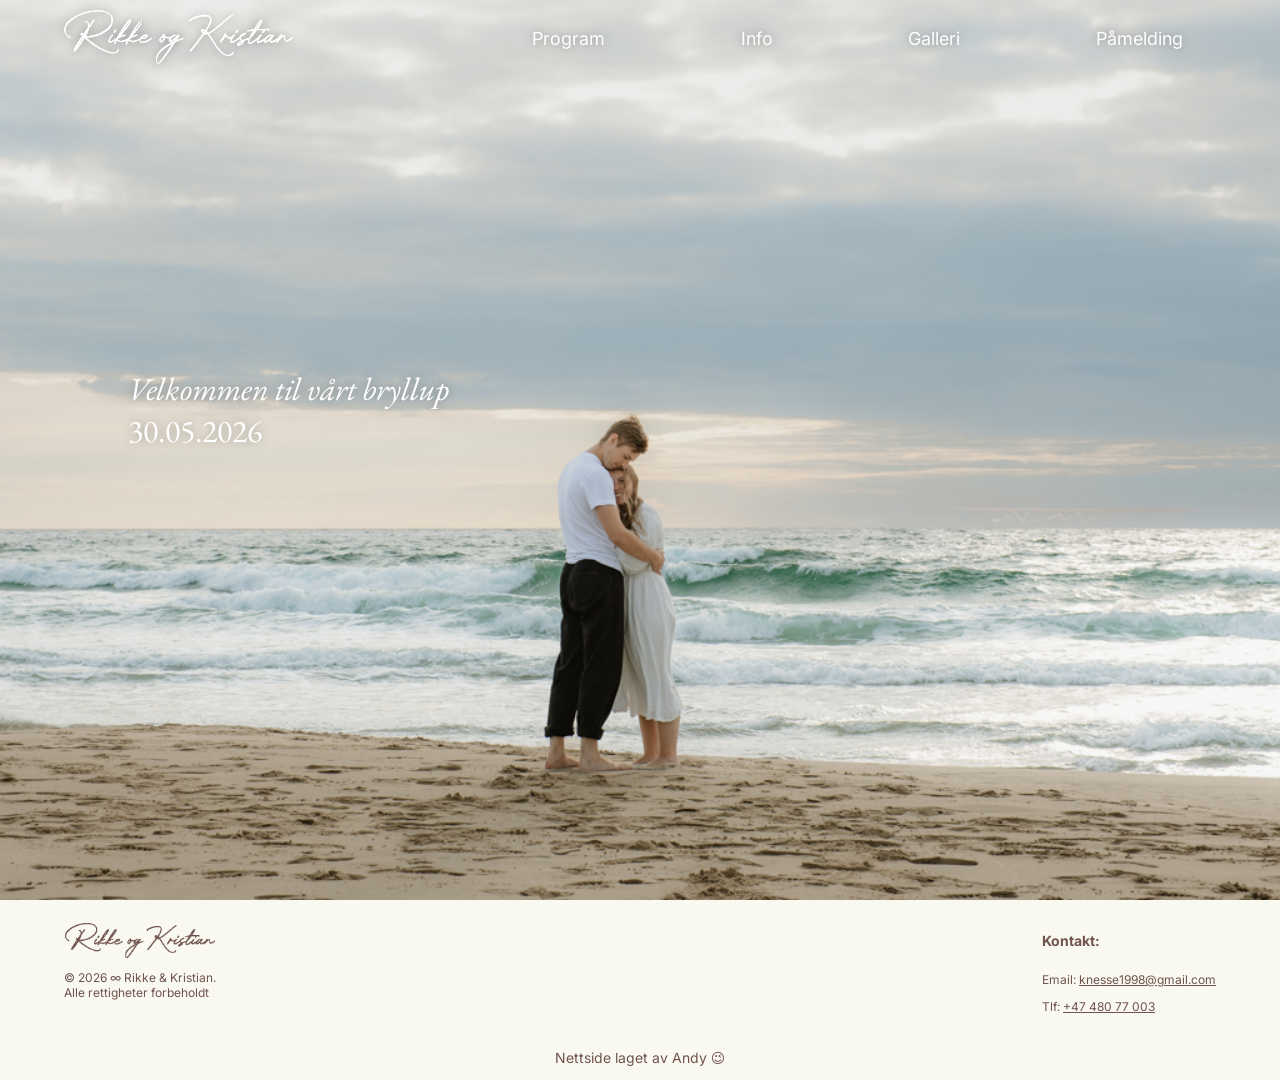
<file: index.html>
<!DOCTYPE html>
<html lang="no">
    <head>
        <meta charset="UTF-8">
        <meta name="viewport" content="width=device-width, initial-scale=1">
        <title>Rikke & Kristian - Hjem</title>
        <link rel="icon" type="image/x-icon" href="https://cdn-icons-png.flaticon.com/512/620/620812.png">
        <link rel="stylesheet" href="style.css">
        <link rel="stylesheet" href="css/nav.css">
    <link href="https://fonts.googleapis.com/css2?family=EB+Garamond:wght@400;700&family=Inter:wght@300;400;600;700&display=swap" rel="stylesheet">
        <script src="https://ajax.googleapis.com/ajax/libs/jquery/1.7.1/jquery.min.js" type="text/javascript"></script>
        <script src="js/dropdownnav.js"></script>
        <script src="js/changeColorNav.js"></script>
    </head>
    <body>
        <header>
            <a class="header-a" href="/">
                <img class="header-img-black" src="img/logo/rikke_og_kristian_svart.png" alt="Kristian & Rikke"><img class="header-img-white" src="img/logo/rikke_og_kristian_hvit.png" alt="Kristian & Rikke">
            </a>
            <nav class="dtnav">
                <a href="sub/program/" class="dtnav_link">Program</a>
                <a href="sub/info/" class="dtnav_link">Info</a>
                <a href="sub/galleri/" class="dtnav_link">Galleri</a>
                <a href="sub/paamelding/" class="dtnav_link">Påmelding</a>
            </nav>
            <nav class="ddnav">
                <button type="button" class="ddnav_close">&times;</button>
                <a href="sub/program/" class="ddnav_link">Program</a>
                <a href="sub/info/" class="ddnav_link">Info</a>
                <a href="sub/galleri/" class="ddnav_link">Galleri</a>
                <a href="sub/paamelding/" class="ddnav_link">Påmelding</a>
            </nav>
            <button id="ddnav_openbtn" onclick="openNav()">&equiv;</button>
        </header>
        <main>
            <section class="title">
                    <div class="title-header">
                        <p class="title-info"><br><br><i>Velkommen til vårt bryllup</i><br>30.05.2026</p>
                </div>
            </section>
        </main>
        <footer>
            <section class="footer-content">
                <section class="copyright">
                    <img class="footer-title" src="img/logo/rikke_og_kristian_brun.png" alt="Kristian & Rikke">
                    <p>© 2026 &#8734; Rikke & Kristian.<br>Alle rettigheter forbeholdt</p>
                </section>
                <section class="contact">
                    <h5>Kontakt:</h5>
                    <p>Email: <a href="mailto:knesse1998@gmail.com">knesse1998@gmail.com</a></p>
                    <p>Tlf: <a href="tel:+4748077003">+47 480 77 003</a></p>
                </section>
            </section>
            <p>Nettside laget av Andy &#128521;</p>
        </footer>
    </body>
</html>
</file>
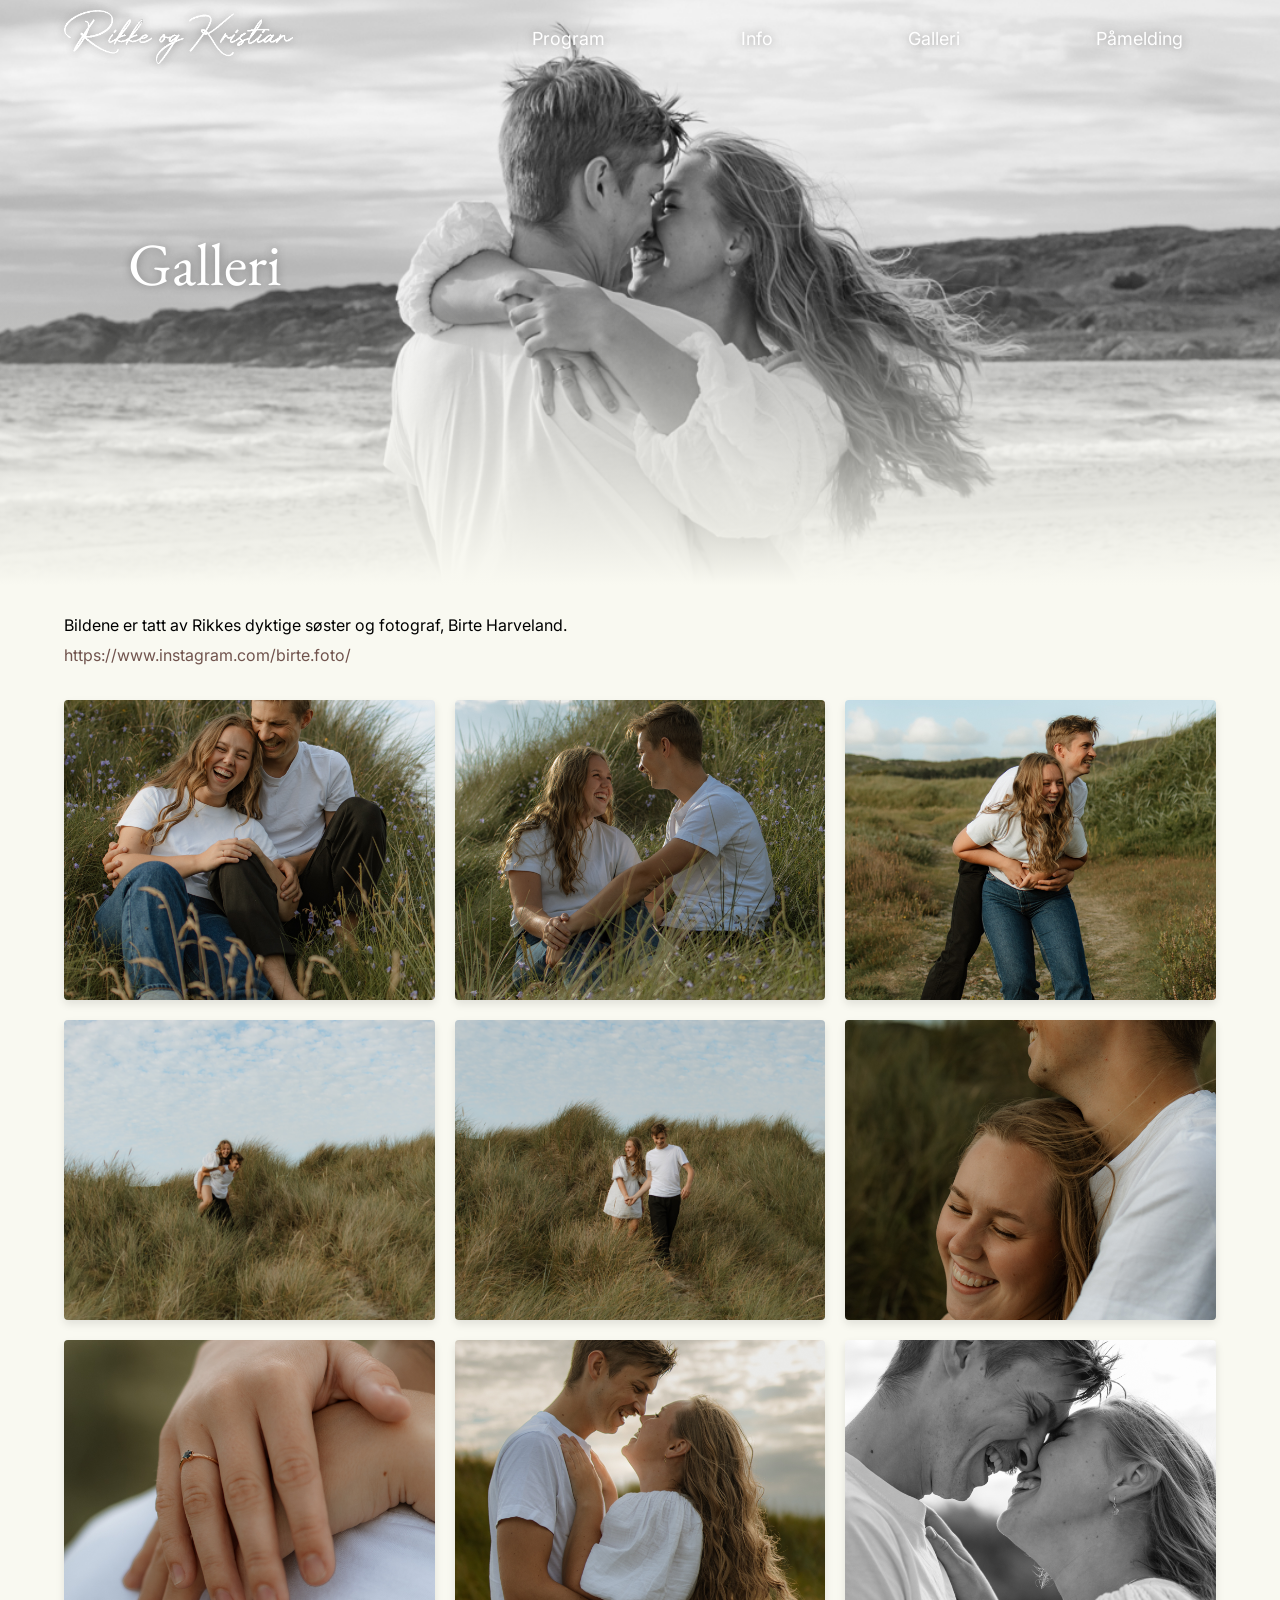
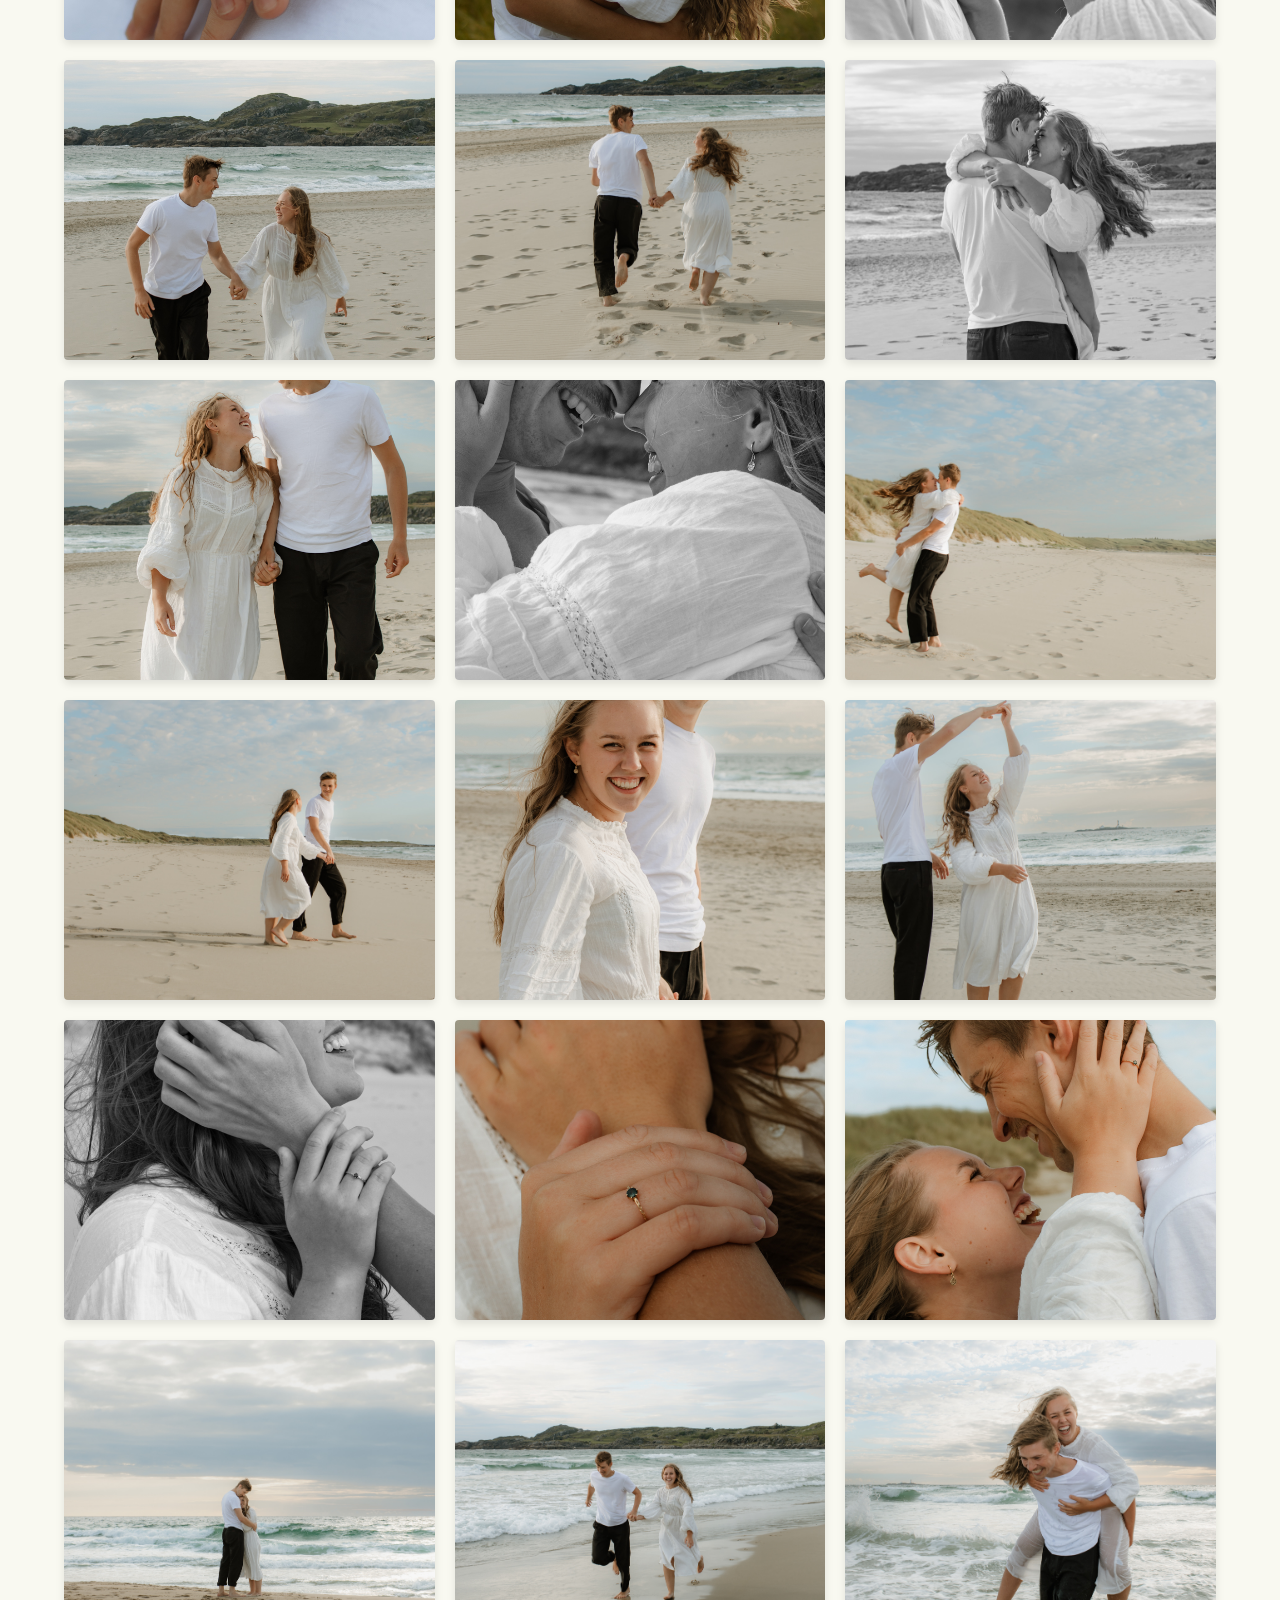
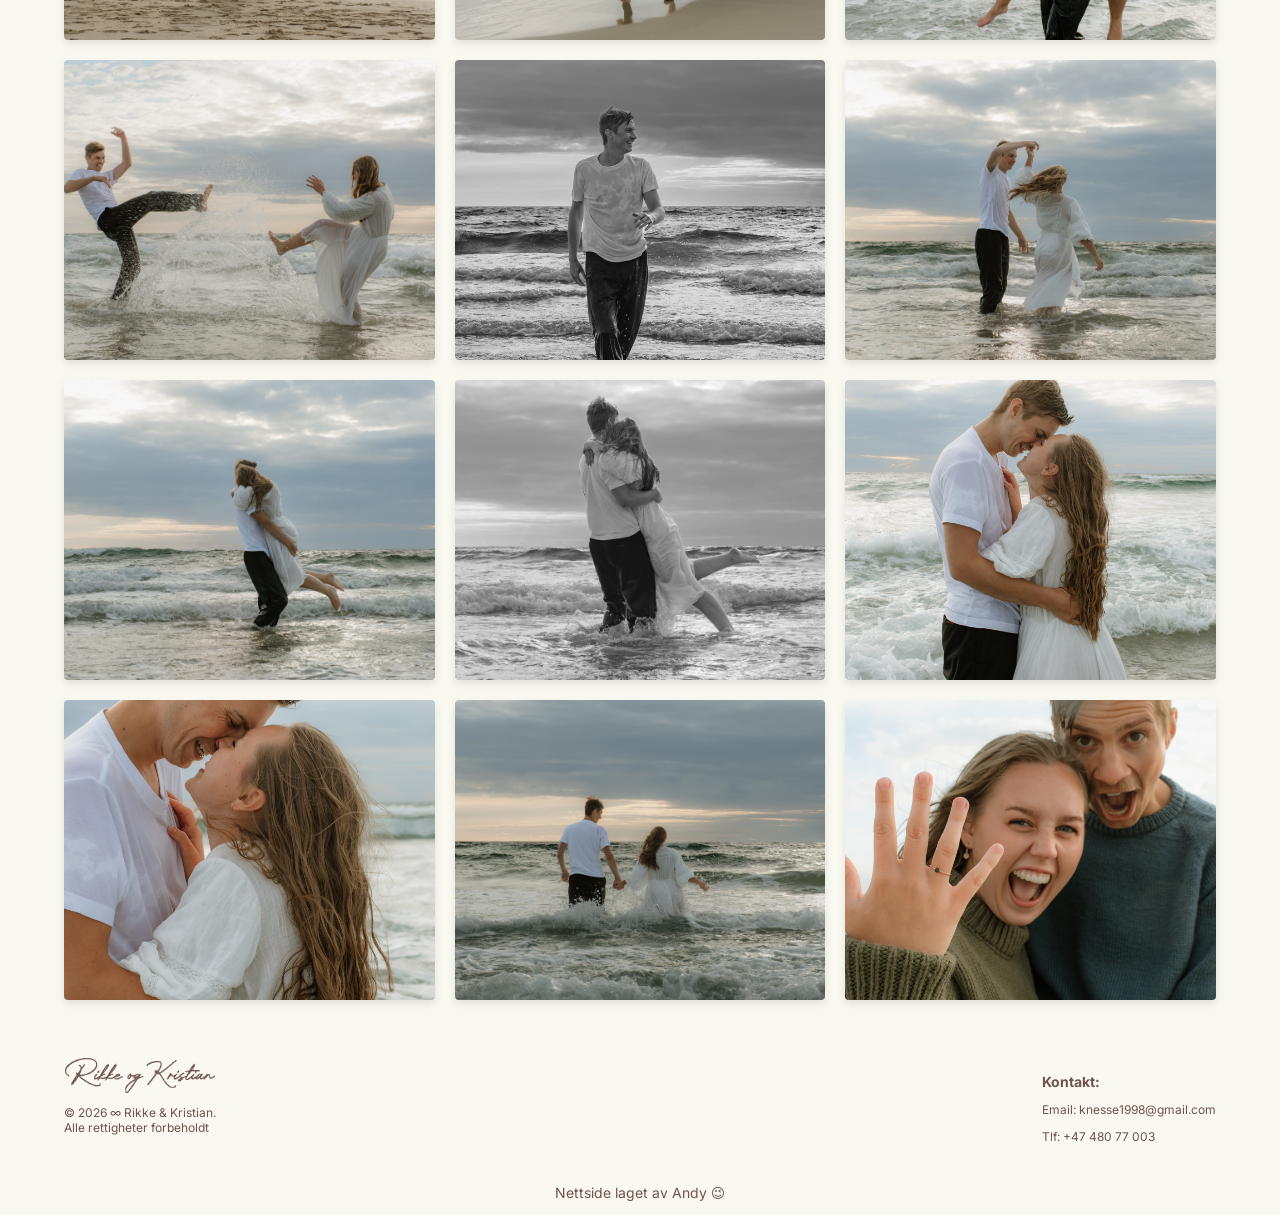
<file: sub/galleri/index.html>
<!DOCTYPE html>
<html lang="no">
    <head>
        <meta charset="UTF-8">
        <meta name="viewport" content="width=device-width, initial-scale=1">
        <title>Rikke & Kristian - Galleri</title>
        <link rel="icon" type="image/x-icon" href="https://cdn-icons-png.flaticon.com/512/620/620812.png">
        <link rel="stylesheet" href="style.css">
        <link rel="stylesheet" href="../../css/nav.css">
    <link href="https://fonts.googleapis.com/css2?family=EB+Garamond:wght@400;700&family=Inter:wght@300;400;600;700&display=swap" rel="stylesheet">
        <script src="https://ajax.googleapis.com/ajax/libs/jquery/1.7.1/jquery.min.js" type="text/javascript"></script>
        <script src="../../js/dropdownnav.js"></script>
        <script src="../../js/changeColorNav.js"></script>
    </head>
    <body>
        <header>
            <a class="header-a" href="/">
                <img class="header-img-black" src="../../img/logo/rikke_og_kristian_svart.png" alt="Kristian & Rikke"><img class="header-img-white" src="../../img/logo/rikke_og_kristian_hvit.png" alt="Kristian & Rikke">
            </a>
            <nav class="dtnav">
                <a href="../../sub/program/" class="dtnav_link">Program</a>
                <a href="../../sub/info/" class="dtnav_link">Info</a>
                <a href="../../sub/galleri/" class="dtnav_link">Galleri</a>
                <a href="../../sub/paamelding/" class="dtnav_link">Påmelding</a>
            </nav>
            <nav class="ddnav">
                <button type="button" class="ddnav_close">&times;</button>
                <a href="../../sub/program/" class="ddnav_link">Program</a>
                <a href="../../sub/info/" class="ddnav_link">Info</a>
                <a href="../../sub/galleri/" class="ddnav_link">Galleri</a>
                <a href="../../sub/paamelding/" class="ddnav_link">Påmelding</a>
            </nav>
            <button id="ddnav_openbtn" onclick="openNav()">&equiv;</button>
        </header>

        <main>
            <section class="title">
                <div class="title-opacity-layer"></div>
                <div class="title-header">
                    <h1 class="title-h1">Galleri</h1>
                </div>
            </section>
            <section class="credits">
                <div class="container">
                    <p>
                        Bildene er tatt av Rikkes dyktige søster og fotograf, Birte Harveland.
                    </p>
                    <a href="https://www.instagram.com/birte.foto/">https://www.instagram.com/birte.foto/</a>
                </div>
            </section>
            <section class="content">
                <div class="gallery-grid">
                    <div class="gallery-item" onclick="openModal();currentSlide(1)">
                        <img class="gallery-img" src="../../img/806A5103.jpg" alt="Galleri bilde 1">
                    </div>
                    <div class="gallery-item" onclick="openModal();currentSlide(2)">
                        <img class="gallery-img" src="../../img/806A5145.jpg" alt="Galleri bilde 2">
                    </div>
                    <div class="gallery-item" onclick="openModal();currentSlide(3)">
                        <img class="gallery-img" src="../../img/806A5168.jpg" alt="Galleri bilde 3">
                    </div>
                    <div class="gallery-item" onclick="openModal();currentSlide(4)">
                        <img class="gallery-img" src="../../img/806A5266.jpg" alt="Galleri bilde 4">
                    </div>
                    <div class="gallery-item" onclick="openModal();currentSlide(5)">
                        <img class="gallery-img" src="../../img/806A5298.jpg" alt="Galleri bilde 5">
                    </div>
                    <div class="gallery-item" onclick="openModal();currentSlide(6)">
                        <img class="gallery-img" src="../../img/806A5361.jpg" alt="Galleri bilde 6">
                    </div>
                    <div class="gallery-item" onclick="openModal();currentSlide(7)">
                        <img class="gallery-img" src="../../img/806A5390.jpg" alt="Galleri bilde 7">
                    </div>
                    <div class="gallery-item" onclick="openModal();currentSlide(8)">
                        <img class="gallery-img" src="../../img/806A5417.jpg" alt="Galleri bilde 8">
                    </div>
                    <div class="gallery-item" onclick="openModal();currentSlide(9)">
                        <img class="gallery-img" src="../../img/806A5441.jpg" alt="Galleri bilde 9">
                    </div>
                    <div class="gallery-item" onclick="openModal();currentSlide(10)">
                        <img class="gallery-img" src="../../img/806A5712.jpg" alt="Galleri bilde 10">
                    </div>
                    <div class="gallery-item" onclick="openModal();currentSlide(11)">
                        <img class="gallery-img" src="../../img/806A5725.jpg" alt="Galleri bilde 11">
                    </div>
                    <div class="gallery-item" onclick="openModal();currentSlide(12)">
                        <img class="gallery-img" src="../../img/806A5745.jpg" alt="Galleri bilde 12">
                    </div>
                    <div class="gallery-item" onclick="openModal();currentSlide(13)">
                        <img class="gallery-img" src="../../img/806A5776.jpg" alt="Galleri bilde 13">
                    </div>
                    <div class="gallery-item" onclick="openModal();currentSlide(14)">
                        <img class="gallery-img" src="../../img/806A5834.jpg" alt="Galleri bilde 14">
                    </div>
                    <div class="gallery-item" onclick="openModal();currentSlide(15)">
                        <img class="gallery-img" src="../../img/806A5922.jpg" alt="Galleri bilde 15">
                    </div>
                    <div class="gallery-item" onclick="openModal();currentSlide(16)">
                        <img class="gallery-img" src="../../img/806A5938.jpg" alt="Galleri bilde 16">
                    </div>
                    <div class="gallery-item" onclick="openModal();currentSlide(17)">
                        <img class="gallery-img" src="../../img/806A5949.jpg" alt="Galleri bilde 17">
                    </div>
                    <div class="gallery-item" onclick="openModal();currentSlide(18)">
                        <img class="gallery-img" src="../../img/806A5992.jpg" alt="Galleri bilde 18">
                    </div>
                    <div class="gallery-item" onclick="openModal();currentSlide(19)">
                        <img class="gallery-img" src="../../img/806A6012.jpg" alt="Galleri bilde 19">
                    </div>
                    <div class="gallery-item" onclick="openModal();currentSlide(20)">
                        <img class="gallery-img" src="../../img/806A6023.jpg" alt="Galleri bilde 20">
                    </div>
                    <div class="gallery-item" onclick="openModal();currentSlide(21)">
                        <img class="gallery-img" src="../../img/806A6032.jpg" alt="Galleri bilde 21">
                    </div>
                    <div class="gallery-item" onclick="openModal();currentSlide(22)">
                        <img class="gallery-img" src="../../img/806A6060.jpg" alt="Galleri bilde 22">
                    </div>
                    <div class="gallery-item" onclick="openModal();currentSlide(23)">
                        <img class="gallery-img" src="../../img/806A6113.jpg" alt="Galleri bilde 23">
                    </div>
                    <div class="gallery-item" onclick="openModal();currentSlide(24)">
                        <img class="gallery-img" src="../../img/806A6226.jpg" alt="Galleri bilde 24">
                    </div>
                    <div class="gallery-item" onclick="openModal();currentSlide(25)">
                        <img class="gallery-img" src="../../img/806A6261.jpg" alt="Galleri bilde 25">
                    </div>
                    <div class="gallery-item" onclick="openModal();currentSlide(26)">
                        <img class="gallery-img" src="../../img/806A6302.jpg" alt="Galleri bilde 26">
                    </div>
                    <div class="gallery-item" onclick="openModal();currentSlide(27)">
                        <img class="gallery-img" src="../../img/806A6321.jpg" alt="Galleri bilde 27">
                    </div>
                    <div class="gallery-item" onclick="openModal();currentSlide(28)">
                        <img class="gallery-img" src="../../img/806A6345.jpg" alt="Galleri bilde 28">
                    </div>
                    <div class="gallery-item" onclick="openModal();currentSlide(29)">
                        <img class="gallery-img" src="../../img/806A6358.jpg" alt="Galleri bilde 29">
                    </div>
                    <div class="gallery-item" onclick="openModal();currentSlide(30)">
                        <img class="gallery-img" src="../../img/806A6394.jpg" alt="Galleri bilde 30">
                    </div>
                    <div class="gallery-item" onclick="openModal();currentSlide(31)">
                        <img class="gallery-img" src="../../img/806A6397.jpg" alt="Galleri bilde 31">
                    </div>
                    <div class="gallery-item" onclick="openModal();currentSlide(32)">
                        <img class="gallery-img" src="../../img/806A6425.jpg" alt="Galleri bilde 32">
                    </div>
                    <div class="gallery-item" onclick="openModal();currentSlide(33)">
                        <img class="gallery-img" src="../../img/806A6481.jpg" alt="Galleri bilde 33">
                    </div>
                </div>
            </section>
        </main>

        <!-- Lightbox Modal (Det som dukker opp når du klikker) -->
        <div id="myModal" class="modal">
            <span class="close cursor" onclick="closeModal()">&times;</span>
            <div class="modal-content">

                <div class="mySlides">
                    <div class="numbertext">1 / 33</div>
                    <img src="../../img/806A5103.jpg" class="modal-main-img" alt="Bilde 1">
                </div>

                <div class="mySlides">
                    <div class="numbertext">2 / 33</div>
                    <img src="../../img/806A5145.jpg" class="modal-main-img" alt="Bilde 2">
                </div>

                <div class="mySlides">
                    <div class="numbertext">3 / 33</div>
                    <img src="../../img/806A5168.jpg" class="modal-main-img" alt="Bilde 3">
                </div>

                <div class="mySlides">
                    <div class="numbertext">4 / 33</div>
                    <img src="../../img/806A5266.jpg" class="modal-main-img" alt="Bilde 4">
                </div>

                <div class="mySlides">
                    <div class="numbertext">5 / 33</div>
                    <img src="../../img/806A5298.jpg" class="modal-main-img" alt="Bilde 5">
                </div>

                <div class="mySlides">
                    <div class="numbertext">6 / 33</div>
                    <img src="../../img/806A5361.jpg" class="modal-main-img" alt="Bilde 6">
                </div>

                <div class="mySlides">
                    <div class="numbertext">7 / 33</div>
                    <img src="../../img/806A5390.jpg" class="modal-main-img" alt="Bilde 7">
                </div>

                <div class="mySlides">
                    <div class="numbertext">8 / 33</div>
                    <img src="../../img/806A5417.jpg" class="modal-main-img" alt="Bilde 8">
                </div>

                <div class="mySlides">
                    <div class="numbertext">9 / 33</div>
                    <img src="../../img/806A5441.jpg" class="modal-main-img" alt="Bilde 9">
                </div>

                <div class="mySlides">
                    <div class="numbertext">10 / 33</div>
                    <img src="../../img/806A5712.jpg" class="modal-main-img" alt="Bilde 10">
                </div>

                <div class="mySlides">
                    <div class="numbertext">11 / 33</div>
                    <img src="../../img/806A5725.jpg" class="modal-main-img" alt="Bilde 11">
                </div>

                <div class="mySlides">
                    <div class="numbertext">12 / 33</div>
                    <img src="../../img/806A5745.jpg" class="modal-main-img" alt="Bilde 12">
                </div>

                <div class="mySlides">
                    <div class="numbertext">13 / 33</div>
                    <img src="../../img/806A5776.jpg" class="modal-main-img" alt="Bilde 13">
                </div>

                <div class="mySlides">
                    <div class="numbertext">14 / 33</div>
                    <img src="../../img/806A5834.jpg" class="modal-main-img" alt="Bilde 14">
                </div>

                <div class="mySlides">
                    <div class="numbertext">15 / 33</div>
                    <img src="../../img/806A5922.jpg" class="modal-main-img" alt="Bilde 15">
                </div>

                <div class="mySlides">
                    <div class="numbertext">16 / 33</div>
                    <img src="../../img/806A5938.jpg" class="modal-main-img" alt="Bilde 16">
                </div>

                <div class="mySlides">
                    <div class="numbertext">17 / 33</div>
                    <img src="../../img/806A5949.jpg" class="modal-main-img" alt="Bilde 17">
                </div>

                <div class="mySlides">
                    <div class="numbertext">18 / 33</div>
                    <img src="../../img/806A5992.jpg" class="modal-main-img" alt="Bilde 18">
                </div>

                <div class="mySlides">
                    <div class="numbertext">19 / 33</div>
                    <img src="../../img/806A6012.jpg" class="modal-main-img" alt="Bilde 19">
                </div>

                <div class="mySlides">
                    <div class="numbertext">20 / 33</div>
                    <img src="../../img/806A6023.jpg" class="modal-main-img" alt="Bilde 20">
                </div>

                <div class="mySlides">
                    <div class="numbertext">21 / 33</div>
                    <img src="../../img/806A6032.jpg" class="modal-main-img" alt="Bilde 21">
                </div>

                <div class="mySlides">
                    <div class="numbertext">22 / 33</div>
                    <img src="../../img/806A6060.jpg" class="modal-main-img" alt="Bilde 22">
                </div>

                <div class="mySlides">
                    <div class="numbertext">23 / 33</div>
                    <img src="../../img/806A6113.jpg" class="modal-main-img" alt="Bilde 23">
                </div>

                <div class="mySlides">
                    <div class="numbertext">24 / 33</div>
                    <img src="../../img/806A6226.jpg" class="modal-main-img" alt="Bilde 24">
                </div>

                <div class="mySlides">
                    <div class="numbertext">25 / 33</div>
                    <img src="../../img/806A6261.jpg" class="modal-main-img" alt="Bilde 25">
                </div>

                <div class="mySlides">
                    <div class="numbertext">26 / 33</div>
                    <img src="../../img/806A6302.jpg" class="modal-main-img" alt="Bilde 26">
                </div>

                <div class="mySlides">
                    <div class="numbertext">27 / 33</div>
                    <img src="../../img/806A6321.jpg" class="modal-main-img" alt="Bilde 27">
                </div>

                <div class="mySlides">
                    <div class="numbertext">28 / 33</div>
                    <img src="../../img/806A6345.jpg" class="modal-main-img" alt="Bilde 28">
                </div>

                <div class="mySlides">
                    <div class="numbertext">29 / 33</div>
                    <img src="../../img/806A6358.jpg" class="modal-main-img" alt="Bilde 29">
                </div>

                <div class="mySlides">
                    <div class="numbertext">30 / 33</div>
                    <img src="../../img/806A6394.jpg" class="modal-main-img" alt="Bilde 30">
                </div>

                <div class="mySlides">
                    <div class="numbertext">31 / 33</div>
                    <img src="../../img/806A6397.jpg" class="modal-main-img" alt="Bilde 31">
                </div>

                <div class="mySlides">
                    <div class="numbertext">32 / 33</div>
                    <img src="../../img/806A6425.jpg" class="modal-main-img" alt="Bilde 32">
                </div>

                <div class="mySlides">
                    <div class="numbertext">33 / 33</div>
                    <img src="../../img/806A6481.jpg" class="modal-main-img" alt="Bilde 33">
                </div>

                <a class="prev" onclick="plusSlides(-1)">&#10094;</a>
                <a class="next" onclick="plusSlides(1)">&#10095;</a>
            </div>
        </div>

        <footer>
            <section class="footer-content">
                <section class="copyright">
                    <img class="footer-title" src="../../img/logo/rikke_og_kristian_brun.png" alt="Kristian & Rikke">
                    <p>© 2026 &#8734; Rikke & Kristian.<br>Alle rettigheter forbeholdt</p>
                </section>
                <section class="contact">
                    <h5>Kontakt:</h5>
                    <p>Email: <a href="mailto:knesse1998@gmail.com">knesse1998@gmail.com</a></p>
                    <p>Tlf: <a href="tel:+4748077003">+47 480 77 003</a></p>
                </section>
            </section>
            <p>Nettside laget av Andy &#128521;</p>
        </footer>

        <script>
            function openModal() {
                document.getElementById("myModal").style.display = "block";
                document.body.style.overflow = "hidden";
            }

            function closeModal() {
                document.getElementById("myModal").style.display = "none";
                document.body.style.overflow = "auto";
            }

            var slideIndex = 1;
            
            function plusSlides(n) {
                showSlides(slideIndex += n);
            }

            function currentSlide(n) {
                showSlides(slideIndex = n);
            }

            function showSlides(n) {
                var i;
                var slides = document.getElementsByClassName("mySlides");
                
                if (n > slides.length) {slideIndex = 1}
                if (n < 1) {slideIndex = slides.length}
                
                for (i = 0; i < slides.length; i++) {
                    slides[i].style.display = "none";
                }
                
                slides[slideIndex-1].style.display = "flex";
            }

            window.onclick = function(event) {
                var modal = document.getElementById("myModal");
                if (event.target == modal) {
                    closeModal();
                }
            }
            
            document.addEventListener('keydown', function(event) {
                if(document.getElementById("myModal").style.display === "block"){
                    if (event.key === "Escape") {
                        closeModal();
                    } else if (event.key === "ArrowRight") {
                        plusSlides(1);
                    } else if (event.key === "ArrowLeft") {
                        plusSlides(-1);
                    }
                }
            });
        </script>
    </body>
</html>
</file>
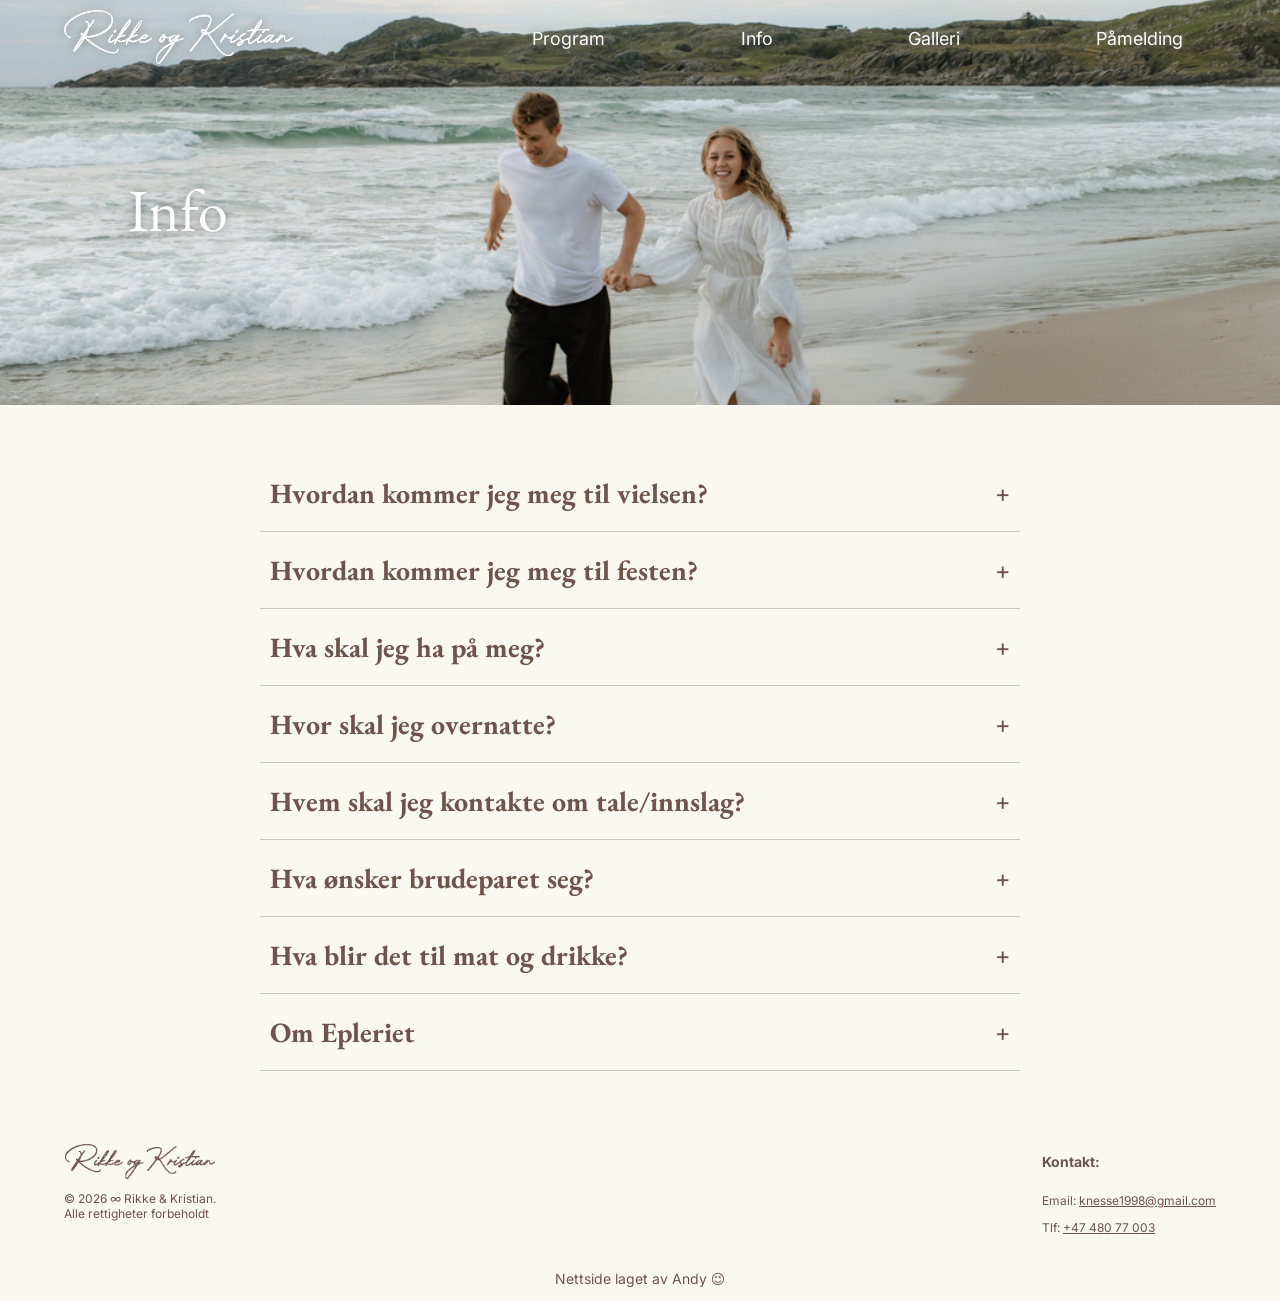
<file: sub/info/index.html>
<!DOCTYPE html>
<html lang="no">
    <head>
        <meta charset="UTF-8">
        <meta name="viewport" content="width=device-width, initial-scale=1">
        <title>Rikke & Kristian - Info</title>
        <link rel="icon" type="image/x-icon" href="https://cdn-icons-png.flaticon.com/512/620/620812.png">
        <link rel="stylesheet" href="style.css">
        <link rel="stylesheet" href="../../css/nav.css">
    <link href="https://fonts.googleapis.com/css2?family=EB+Garamond:wght@400;700&family=Inter:wght@300;400;600;700&display=swap" rel="stylesheet">
        <script src="https://ajax.googleapis.com/ajax/libs/jquery/1.7.1/jquery.min.js" type="text/javascript"></script>
        <script src="../../js/dropdownnav.js"></script>
        <script src="../../js/changeColorNav.js"></script>
    </head>
    <body>
        <header>
            <a class="header-a" href="/">
                <img class="header-img-black" src="../../img/logo/rikke_og_kristian_svart.png" alt="Kristian & Rikke"><img class="header-img-white" src="../../img/logo/rikke_og_kristian_hvit.png" alt="Kristian & Rikke">
            </a>
            <nav class="dtnav">
                <a href="../../sub/program/" class="dtnav_link">Program</a>
                <a href="../../sub/info/" class="dtnav_link">Info</a>
                <a href="../../sub/galleri/" class="dtnav_link">Galleri</a>
                <a href="../../sub/paamelding/" class="dtnav_link">Påmelding</a>
            </nav>
            <nav class="ddnav">
                <button type="button" class="ddnav_close">&times;</button>
                <a href="../../sub/program/" class="ddnav_link">Program</a>
                <a href="../../sub/info/" class="ddnav_link">Info</a>
                <a href="../../sub/galleri/" class="ddnav_link">Galleri</a>
                <a href="../../sub/paamelding/" class="ddnav_link">Påmelding</a>
            </nav>
            <button id="ddnav_openbtn" onclick="openNav()">&equiv;</button>
        </header>
        <main>
            <section class="title">
                <div class="title-header">
                    <h1 class="title-h1">Info</h1>
                </div>
            </section>
            <section class="info faq-section">
                <article class="faq-item">
                    <input type="checkbox" id="faq-transport-vielse">
                    <label for="faq-transport-vielse" class="faq-label">
                        <h2>Hvordan kommer jeg meg til vielsen?</h2>
                        <span class="faq-icon">+</span>
                    </label>
                    <div class="faq-content">
                        <div class="faq-inner">
                            <p>Vielsen finner sted i Frue Kirke (Hetland kirke) på Storhaug. Dette er i gå-avstand fra sentrum.</p>
                            <p>Det er veldig få parkeringsplasser ved kirken, men det er mulig å parkere i f.eks. Jorenholmen parkeringshus som ikke er lange gåturen unna. Eventuelt finnes det også soneparkering i gate rundt kirken.</p>
                            <p>Adresse: Storhaugveien 2, 4014 Stavanger</p>
                        </div>
                    </div>
                </article>

                <article class="faq-item">
                    <input type="checkbox" id="faq-transport-fest">
                    <label for="faq-transport-fest" class="faq-label">
                        <h2>Hvordan kommer jeg meg til festen?</h2>
                        <span class="faq-icon">+</span>
                    </label>
                    <div class="faq-content">
                        <div class="faq-inner">
                            <p>Festen finner sted på Epleriet på Helgøy i Ryfylke. Vi har bestilt båt som går fra Fiskepiren i Stavanger. Vi går samlet ned til Fiskepiren etter vielsen. Båtturen tar ca. 45 minutter. Fremme på Helgøy er det omtrent 500 meter å gå fra kaien og opp til lokalet. Båten vil også gå tilbake til Stavanger sentrum etter at festen er over (ca 00:00).</p>
                            <p>Det er fullt mulig å kjøre til Helgøy for de som foretrekker dette. Kjøreturen tar omtrent 1 time og 15 minutter via Ryfast.</p>
                            <p>Adresse: Helgøyvegen 247, 4167 Helgøy i Ryfylke</p>
                        </div>
                    </div>
                </article>

                <article class="faq-item">
                    <input type="checkbox" id="faq-dresscode">
                    <label for="faq-dresscode" class="faq-label">
                        <h2>Hva skal jeg ha på meg?</h2>
                        <span class="faq-icon">+</span>
                    </label>
                    <div class="faq-content">
                        <div class="faq-inner">
                            <p>Vi gifter oss i bunad og håper også at så mange som kan også vil stille i bunad/festdrakt. For de som ikke har mulighet, så tenker vi mørk dress eller lang kjole.</p>
                            <p>Det finnes også muligheter for å leie bunad, for de som ønsker det.</p>
                        </div>
                    </div>
                </article>

                <article class="faq-item">
                    <input type="checkbox" id="faq-overnatting">
                    <label for="faq-overnatting" class="faq-label">
                        <h2>Hvor skal jeg overnatte?</h2>
                        <span class="faq-icon">+</span>
                    </label>
                    <div class="faq-content">
                        <div class="faq-inner">
                            <p>Det finnes dessverre ingen steder å overnatte ute på vakre Helgøy.</p>
                            <p>Vielse og båttransport tur-retur festen gjør at overnatting i Stavanger sentrum er meget praktisk og behagelig. Det er gangavstand til hotellene i sentrum fra Fiskepiren (der båten går i land). Dette bør bookes i god tid da det også er mange turister som besøker Stavanger på denne tiden av året.</p>
                            <p>Alternativt, kan Kristian virkelig anbefale sigøynercampen i Sørmarka hvor han sov sånn rundt 10 ganger i 2016. Her skal det visstnok enda være noe ved stablet også. PM for koordinater ved interesse.</p>
                        </div>
                    </div>
                </article>

                <article class="faq-item">
                    <input type="checkbox" id="faq-toastmaster">
                    <label for="faq-toastmaster" class="faq-label">
                        <h2>Hvem skal jeg kontakte om tale/innslag?</h2>
                        <span class="faq-icon">+</span>
                    </label>
                    <div class="faq-content">
                        <div class="faq-inner">
                            <p>Vår toastmaster er vår kjære vossing venn Olav Andreas Gjøstein. Dersom du ønsker å si noen ord eller gjøre noen sprell under middagen kan han kontaktes på mail på <a href="mailto:olagjo97@hotmail.com">olagjo97@hotmail.com</a>, eventuelt på telefon <a href="tel:+4790221379">902 21 379</a>.</p>
                            <p>Det er mikrofon og projektor tilgjengelig.</p>
                        </div>
                    </div>
                </article>

                <article class="faq-item">
                    <input type="checkbox" id="faq-onskeliste">
                    <label for="faq-onskeliste" class="faq-label">
                        <h2>Hva ønsker brudeparet seg?</h2>
                        <span class="faq-icon">+</span>
                    </label>
                    <div class="faq-content">
                        <div class="faq-inner">
                            <p>Vårt største ønske for dagen er at så mange som mulig har mulighet til å feire dagen sammen med oss.</p>
                            <p>Vi har alt materielt vi trenger allerede, og som materialteknolog har Kristian egentlig nok med materialistiske ting å gjøre i løpet av en dag på jobb ;)</p>
                            <p>Vårt neste største ønske er å få kjekke og uforglemmelige opplevelser og minner sammen med våre nære og kjære. Eventyr med godt selskap er det beste vi vet!</p>
                            <p>Eventuelt er det også mulighet til å gi bidrag til bryllupsreisen vår til kontonummer 3132 34 82007.</p>
                        </div>
                    </div>
                </article>

                <article class="faq-item">
                    <input type="checkbox" id="faq-servering">
                    <label for="faq-servering" class="faq-label">
                        <h2>Hva blir det til mat og drikke?</h2>
                        <span class="faq-icon">+</span>
                    </label>
                    <div class="faq-content">
                        <div class="faq-inner">
                        <p>Det blir 3-retters middag, men meny er ikke fastsatt enda. Det vil bli gjort tilpasninger for gjester med allergier eller lignende.</p>
                        <p>Lokalet har ingen skjenkebevilling, det vil dermed være et alkoholfritt bryllup. Det vil heller ikke være tillatt å ta med medbrakt drikke selv. Det vil bli servert lokal eplemost.</p>    
                        </div>
                    </div>
                </article>

                <article class="faq-item">
                    <input type="checkbox" id="faq-epleriet">
                    <label for="faq-epleriet" class="faq-label">
                        <h2>Om Epleriet</h2>
                        <span class="faq-icon">+</span>
                    </label>
                    <div class="faq-content">
                        <div class="faq-inner">
                            <p>Epleriet ligger på Helgøy i Ryfylke med panoramautsikt over Fisterfjorden. Her dyrker de en masse frukt og produserer også egen eplemost. Det er dette som vil bli servert i bryllupet.</p>
                            <p>
                                <a href="https://www.helgoybakkane.no/epleriet/" target="_blank">https://www.helgoybakkane.no/epleriet/</a>
                            </p>
                        </div>
                    </div>
                </article>
            </section>
        </main>
        <footer>
            <section class="footer-content">
                <section class="copyright">
                    <img class="footer-title" src="../../img/logo/rikke_og_kristian_brun.png" alt="Kristian & Rikke">
                    <p>© 2026 &#8734; Rikke & Kristian.<br>Alle rettigheter forbeholdt</p>
                </section>
                <section class="contact">
                    <h5>Kontakt:</h5>
                    <p>Email: <a href="mailto:knesse1998@gmail.com">knesse1998@gmail.com</a></p>
                    <p>Tlf: <a href="tel:+4748077003">+47 480 77 003</a></p>
                </section>
            </section>
            <p>Nettside laget av Andy &#128521;</p>
        </footer>
    </body>
</html>
</file>
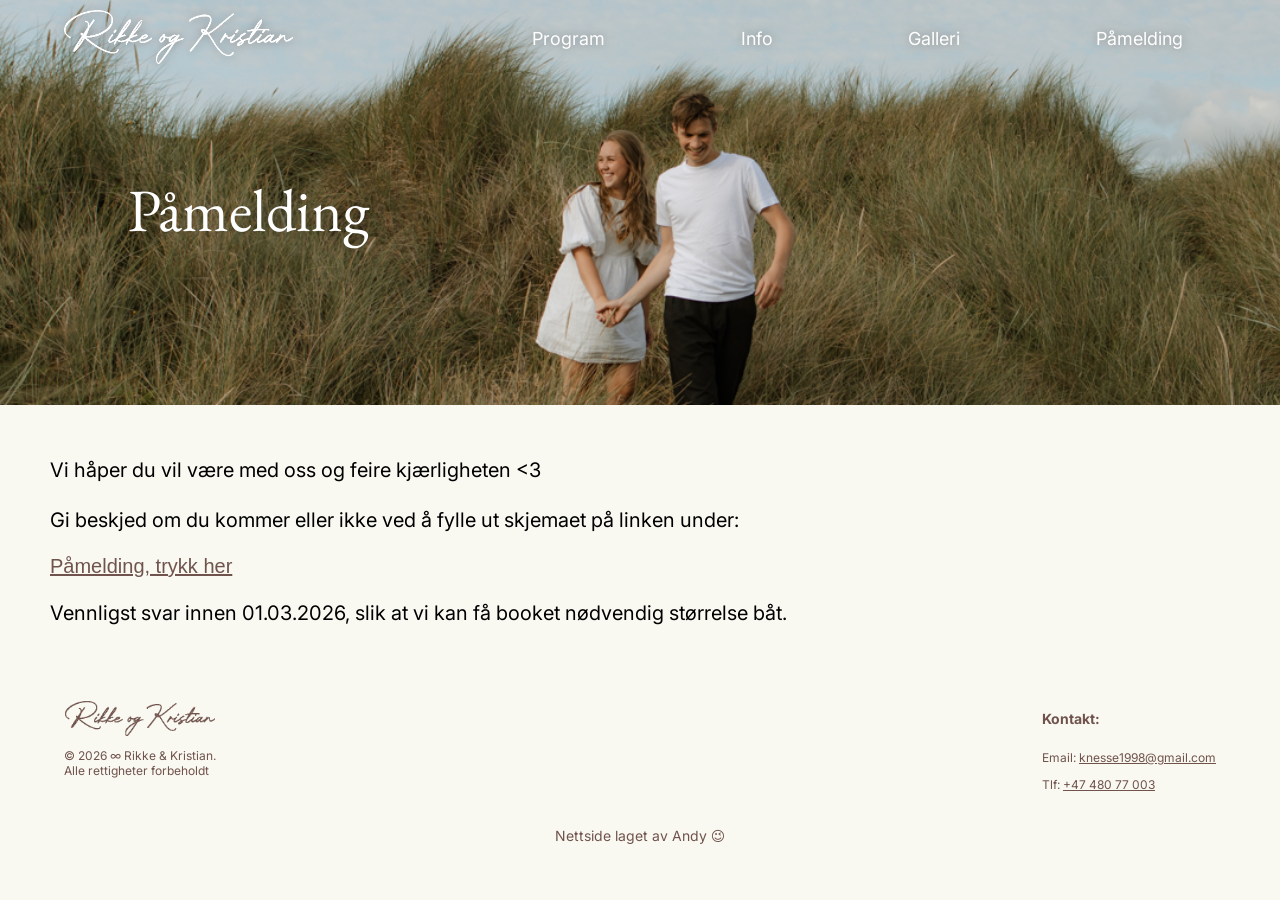
<file: sub/paamelding/index.html>
<!DOCTYPE html>
<html lang="no">
    <head>
        <meta charset="UTF-8">
        <meta name="viewport" content="width=device-width, initial-scale=1">
        <title>Rikke & Kristian - Program</title>
        <link rel="icon" type="image/x-icon" href="https://cdn-icons-png.flaticon.com/512/620/620812.png">
        <link rel="stylesheet" href="style.css">
        <link rel="stylesheet" href="../../css/nav.css">
    <link href="https://fonts.googleapis.com/css2?family=EB+Garamond:wght@400;700&family=Inter:wght@300;400;600;700&display=swap" rel="stylesheet">
        <script src="https://ajax.googleapis.com/ajax/libs/jquery/1.7.1/jquery.min.js" type="text/javascript"></script>
        <script src="../../js/dropdownnav.js"></script>
        <script src="../../js/changeColorNav.js"></script>
    </head>
    <body>
        <header>
            <a class="header-a" href="/">
                <img class="header-img-black" src="../../img/logo/rikke_og_kristian_svart.png" alt="Kristian & Rikke"><img class="header-img-white" src="../../img/logo/rikke_og_kristian_hvit.png" alt="Kristian & Rikke">
            </a>
            <nav class="dtnav">
                <a href="../../sub/program/" class="dtnav_link">Program</a>
                <a href="../../sub/info/" class="dtnav_link">Info</a>
                <a href="../../sub/galleri/" class="dtnav_link">Galleri</a>
                <a href="../../sub/paamelding/" class="dtnav_link">Påmelding</a>
            </nav>
            <nav class="ddnav">
                <button type="button" class="ddnav_close">&times;</button>
                <a href="../../sub/program/" class="ddnav_link">Program</a>
                <a href="../../sub/info/" class="ddnav_link">Info</a>
                <a href="../../sub/galleri/" class="ddnav_link">Galleri</a>
                <a href="../../sub/paamelding/" class="ddnav_link">Påmelding</a>
            </nav>
            <button id="ddnav_openbtn" onclick="openNav()">&equiv;</button>
        </header>
        <main>
            <section class="title">
                <div class="title-header">
                    <h1 class="title-h1">Påmelding</h1>
                </div>
            </section>
            <section class="paamelding">
                <article>
                    <p>Vi håper du vil være med oss og feire kjærligheten &lt;3</p>
                    <p>Gi beskjed om du kommer eller ikke ved å fylle ut skjemaet på linken under:</p>
                    <a href="https://forms.gle/o2xk7eYi2PS791VF6">Påmelding, trykk her</a>
                    <p>Vennligst svar innen 01.03.2026, slik at vi kan få booket nødvendig størrelse båt.</p>
                </article>
        </main>
        <footer>
            <section class="footer-content">
                <section class="copyright">
                    <img class="footer-title" src="../../img/logo/rikke_og_kristian_brun.png" alt="Kristian & Rikke">
                    <p>© 2026 &#8734; Rikke & Kristian.<br>Alle rettigheter forbeholdt</p>
                </section>
                <section class="contact">
                    <h5>Kontakt:</h5>
                    <p>Email: <a href="mailto:knesse1998@gmail.com">knesse1998@gmail.com</a></p>
                    <p>Tlf: <a href="tel:+4748077003">+47 480 77 003</a></p>
                </section>
            </section>
            <p>Nettside laget av Andy &#128521;</p>
        </footer>
    </body>
</html>
</file>
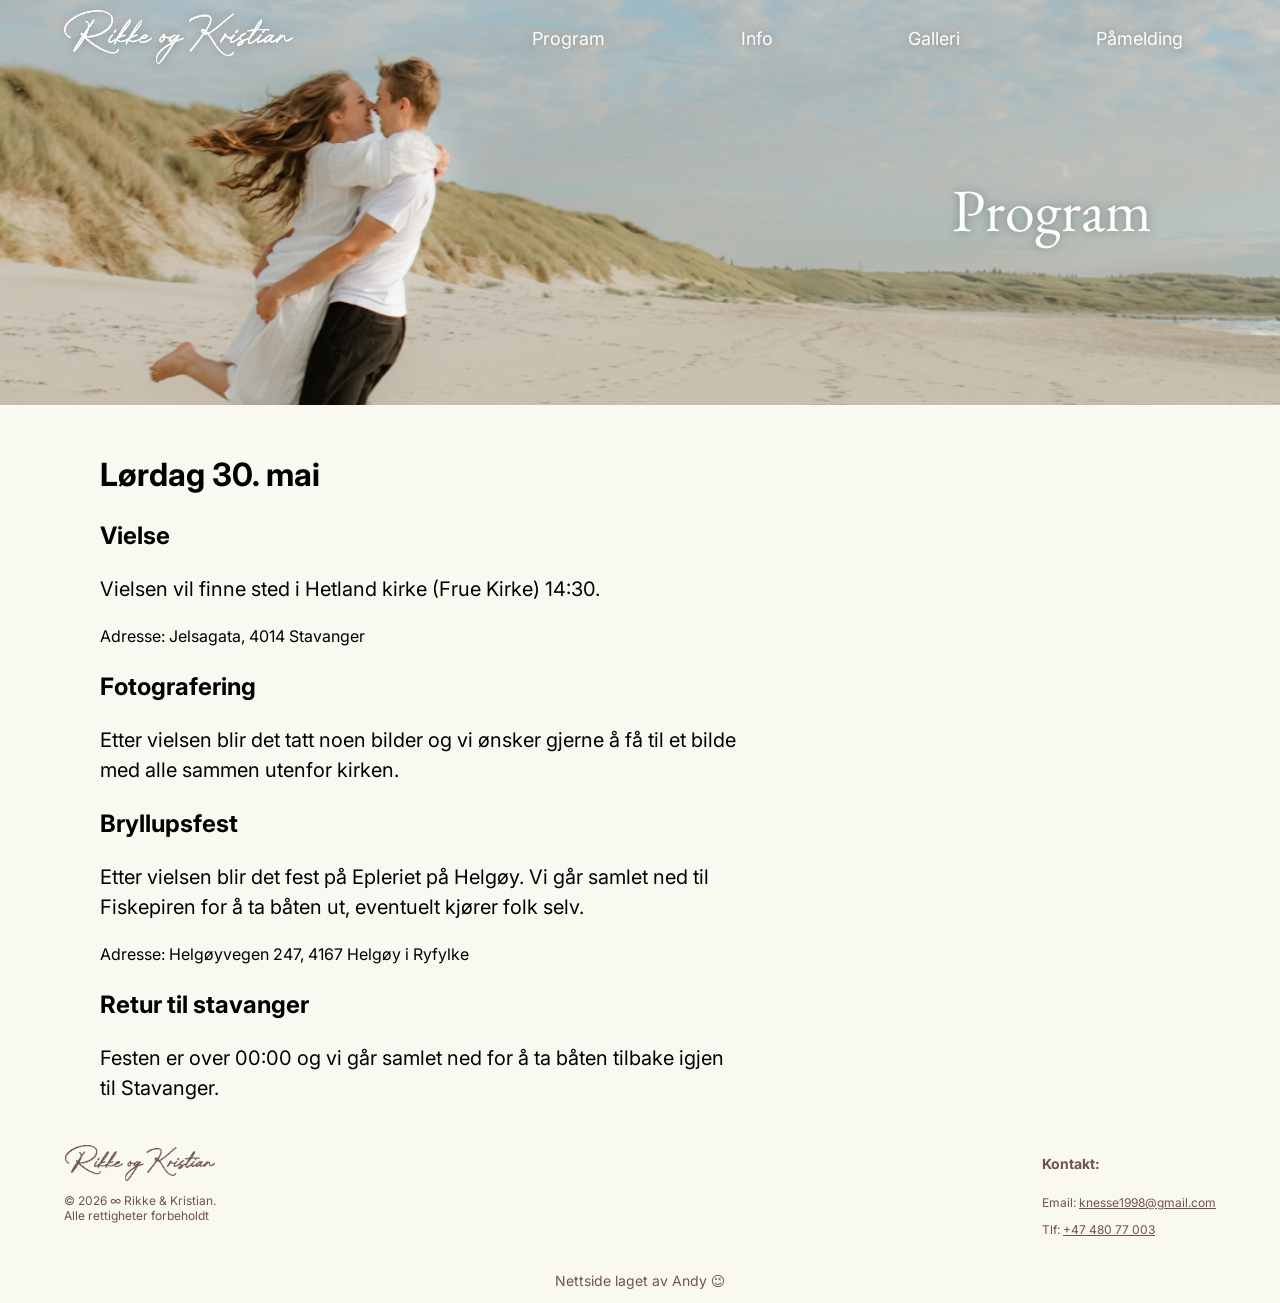
<file: sub/program/index.html>
<!DOCTYPE html>
<html lang="no">
    <head>
        <meta charset="UTF-8">
        <meta name="viewport" content="width=device-width, initial-scale=1">
        <title>Rikke & Kristian - Program</title>
        <link rel="icon" type="image/x-icon" href="https://cdn-icons-png.flaticon.com/512/620/620812.png">
        <link rel="stylesheet" href="style.css">
        <link rel="stylesheet" href="../../css/nav.css">
    <link href="https://fonts.googleapis.com/css2?family=EB+Garamond:wght@400;700&family=Inter:wght@300;400;600;700&display=swap" rel="stylesheet">
        <script src="https://ajax.googleapis.com/ajax/libs/jquery/1.7.1/jquery.min.js" type="text/javascript"></script>
        <script src="../../js/dropdownnav.js"></script>
        <script src="../../js/changeColorNav.js"></script>
    </head>
    <body>
        <header>
            <a class="header-a" href="/">
                <img class="header-img-black" src="../../img/logo/rikke_og_kristian_svart.png" alt="Kristian & Rikke"><img class="header-img-white" src="../../img/logo/rikke_og_kristian_hvit.png" alt="Kristian & Rikke">
            </a>
            <nav class="dtnav">
                <a href="../../sub/program/" class="dtnav_link">Program</a>
                <a href="../../sub/info/" class="dtnav_link">Info</a>
                <a href="../../sub/galleri/" class="dtnav_link">Galleri</a>
                <a href="../../sub/paamelding/" class="dtnav_link">Påmelding</a>
            </nav>
            <nav class="ddnav">
                <button type="button" class="ddnav_close">&times;</button>
                <a href="../../sub/program/" class="ddnav_link">Program</a>
                <a href="../../sub/info/" class="ddnav_link">Info</a>
                <a href="../../sub/galleri/" class="ddnav_link">Galleri</a>
                <a href="../../sub/paamelding/" class="ddnav_link">Påmelding</a>
            </nav>
            <button id="ddnav_openbtn" onclick="openNav()">&equiv;</button>
        </header>
        <main>
            <section class="title">
                <div class="title-header">
                    <h1 class="title-h1">Program</h1>
                </div>
            </section>
            <section class="program">
                <article>
                    <h2>Lørdag 30. mai</h2>
                    
                    <h3>Vielse</h3>
                    <p>Vielsen vil finne sted i Hetland kirke (Frue Kirke) 14:30.</p>
                    <p class="adress">Adresse: Jelsagata, 4014 Stavanger</p>

                    <h3>Fotografering</h3>
                    <p>Etter vielsen blir det tatt noen bilder og vi ønsker gjerne å få til et bilde med alle sammen utenfor kirken.</p>

                    <h3>Bryllupsfest</h3>
                    <p>Etter vielsen blir det fest på Epleriet på Helgøy. Vi går samlet ned til Fiskepiren for å ta båten ut, eventuelt kjører folk selv.</p>
                    <p class="adress">Adresse: Helgøyvegen 247, 4167 Helgøy i Ryfylke</p>

                    <h3>Retur til stavanger</h3>
                    <p>Festen er over 00:00 og vi går samlet ned for å ta båten tilbake igjen til Stavanger.</p>
                </article>
            </section>
        </main>
        <footer>
            <section class="footer-content">
                <section class="copyright">
                    <img class="footer-title" src="../../img/logo/rikke_og_kristian_brun.png" alt="Kristian & Rikke">
                    <p>© 2026 &#8734; Rikke & Kristian.<br>Alle rettigheter forbeholdt</p>
                </section>
                <section class="contact">
                    <h5>Kontakt:</h5>
                    <p>Email: <a href="mailto:knesse1998@gmail.com">knesse1998@gmail.com</a></p>
                    <p>Tlf: <a href="tel:+4748077003">+47 480 77 003</a></p>
                </section>
            </section>
            <p>Nettside laget av Andy &#128521;</p>
        </footer>
    </body>
</html>
</file>
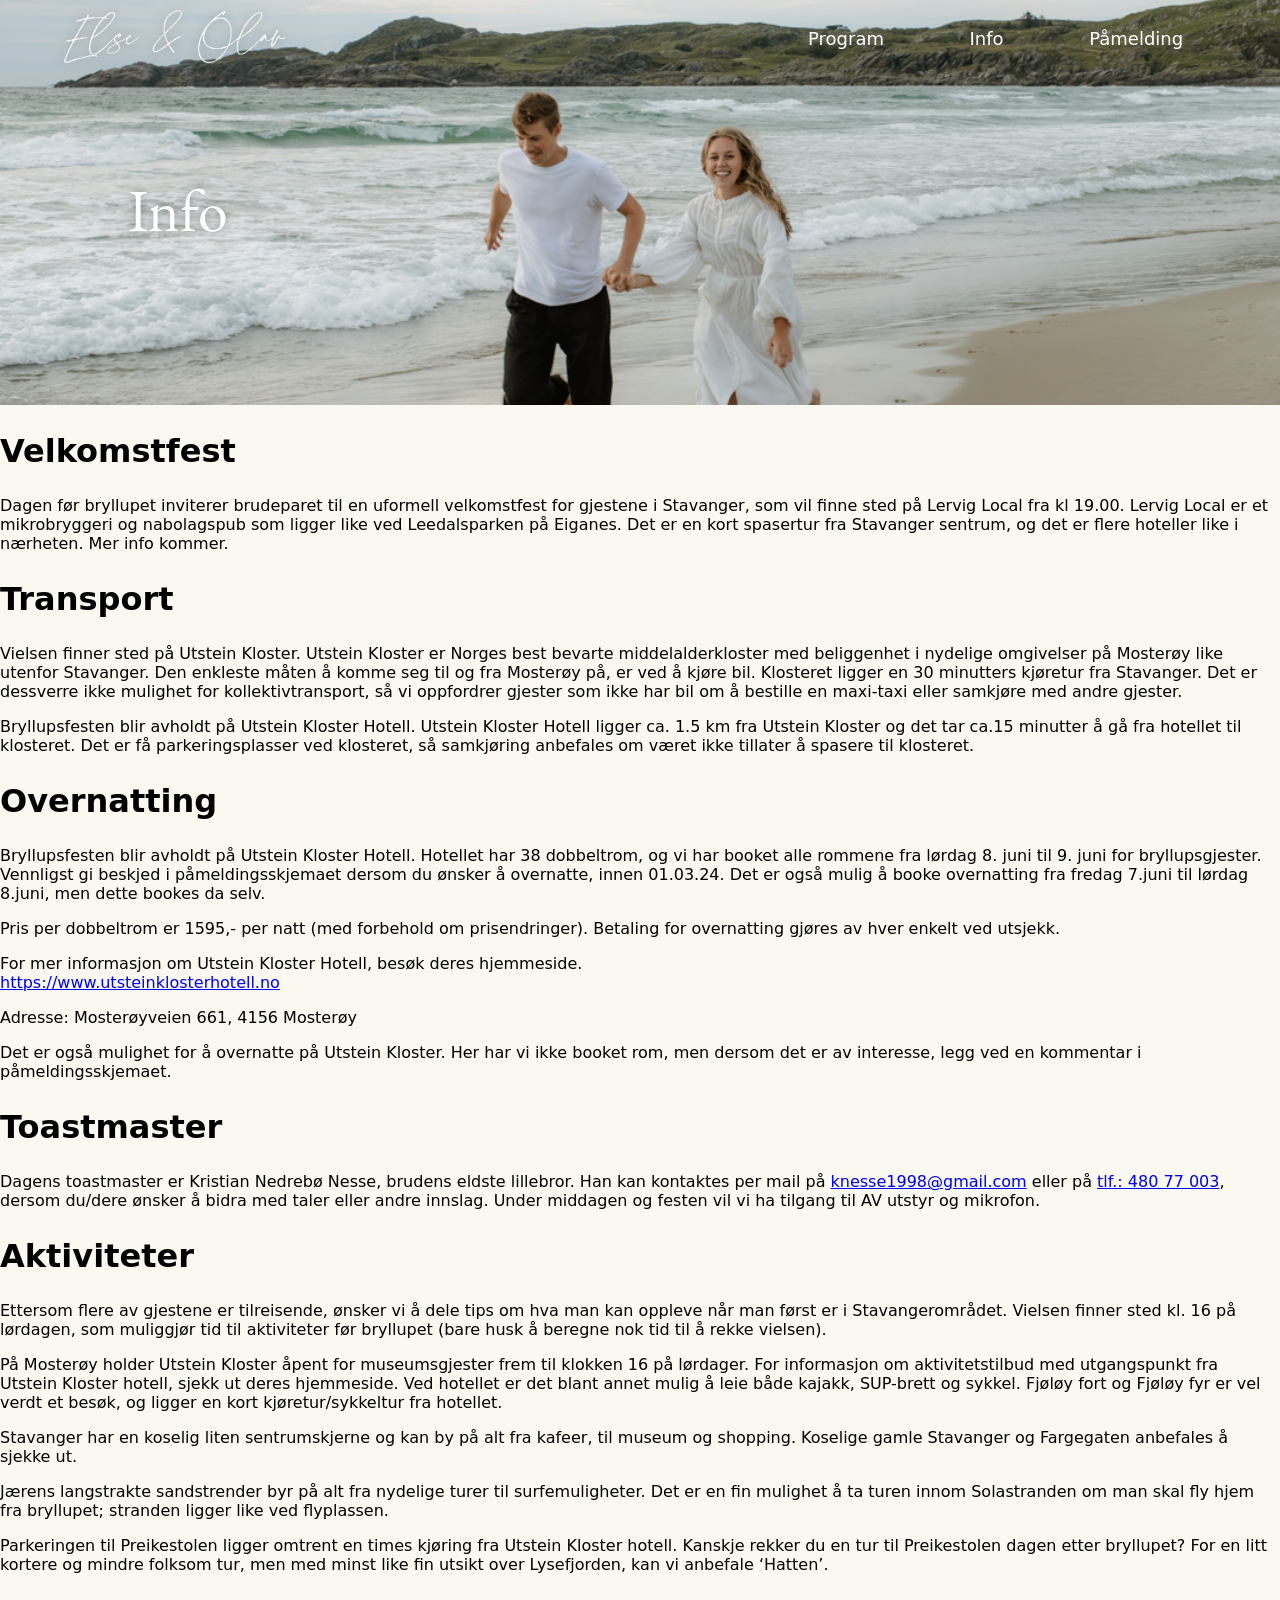
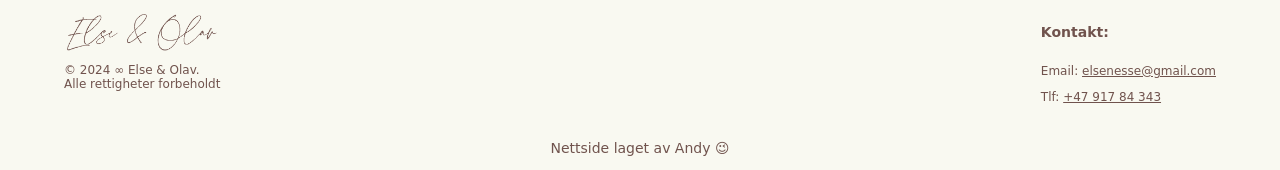
<file: sub/info/info.html>
<!DOCTYPE html>
<html lang="no">
    <head>
        <meta charset="UTF-8">
        <meta name="viewport" content="width=device-width, initial-scale=1">
        <title>Else & Olav - Info</title>
        <link rel="icon" type="image/x-icon" href="https://cdn-icons-png.flaticon.com/512/620/620812.png">
        <link rel="stylesheet" href="style.css">
        <link rel="stylesheet" href="../../css/nav.css">
        <link href='https://fonts.googleapis.com/css?family=EB Garamond' rel='stylesheet'>
        <script src="https://ajax.googleapis.com/ajax/libs/jquery/1.7.1/jquery.min.js" type="text/javascript"></script>
        <script src="../../js/dropdownnav.js"></script>
        <script src="../../js/changeColorNav.js"></script>
    </head>
    <body>
        <header>
            <a class="header-a" href="/"><img class="header-img-black" src="../../img/else og olav svart new.png" alt="Else & Olav"><img class="header-img-white" src="../../img/else og olav hvit new.png" alt="mordi">
            <nav class="dtnav">
                <a href="../../sub/program/" class="dtnav_link">Program</a>
                <a href="../../sub/info/" class="dtnav_link">Info</a>
                <a href="../../sub/paamelding/" class="dtnav_link">Påmelding</a>
            </nav>
            <nav class="ddnav">
                <button type="button" class="ddnav_close">&times;</button>
                <a href="../../sub/program/" class="ddnav_link">Program</a>
                <a href="../../sub/info/" class="ddnav_link">Info</a>
                <a href="../../sub/paamelding/" class="ddnav_link">Påmelding</a>
            </nav>
            <button id="ddnav_openbtn" onclick="openNav()">&equiv;</button>
        </header>
        <main>
            <section class="title">
                <div class="title-header">
                    <h1 class="title-h1">Info</h1>
                </div>
            </section>
            <section class="info">
                <article>
                    <h2>Velkomstfest</h2>
                    <p>Dagen før bryllupet inviterer brudeparet til en uformell velkomstfest for gjestene i Stavanger, som vil finne sted på Lervig Local fra kl 19.00. Lervig Local er et mikrobryggeri og nabolagspub som ligger like ved Leedalsparken på Eiganes. Det er en kort spasertur fra Stavanger sentrum, og det er flere hoteller like i nærheten. Mer info kommer.</p>
                </article>
                <article>
                    <h2>Transport</h2>
                    <p>Vielsen finner sted på Utstein Kloster. Utstein Kloster er Norges best bevarte middelalderkloster med beliggenhet i nydelige omgivelser på Mosterøy like utenfor Stavanger. Den enkleste måten å komme seg til og fra Mosterøy på, er ved å kjøre bil. Klosteret ligger en 30 minutters kjøretur fra Stavanger. Det er dessverre ikke mulighet for kollektivtransport, så vi oppfordrer gjester som ikke har bil om å bestille en maxi-taxi eller samkjøre med andre gjester.</p>
                    <p>Bryllupsfesten blir avholdt på Utstein Kloster Hotell. Utstein Kloster Hotell ligger ca. 1.5 km fra Utstein Kloster og det tar ca.15 minutter å gå fra hotellet til klosteret. Det er få parkeringsplasser ved klosteret, så samkjøring anbefales om været ikke tillater å spasere til klosteret.</p>
                </article>
                <article>
                    <h2>Overnatting</h2>
                    <p>Bryllupsfesten blir avholdt på Utstein Kloster Hotell. Hotellet har 38 dobbeltrom, og vi har booket alle rommene fra lørdag 8. juni til 9. juni for bryllupsgjester. Vennligst gi beskjed i påmeldingsskjemaet dersom du ønsker å overnatte, innen 01.03.24. Det er også mulig å booke overnatting fra fredag 7.juni til lørdag 8.juni, men dette bookes da selv.</p>
                    <p>Pris per dobbeltrom er 1595,- per natt (med forbehold om prisendringer). Betaling for overnatting gjøres av hver enkelt ved utsjekk.</p>
                    <p>For mer informasjon om Utstein Kloster Hotell, besøk deres hjemmeside.<br>
                        <a href="https://www.utsteinklosterhotell.no">https://www.utsteinklosterhotell.no</a>
                    </p>
                    <p>Adresse: Mosterøyveien 661, 4156 Mosterøy</p>
                    <p>Det er også mulighet for å overnatte på Utstein Kloster. Her har vi ikke booket rom, men dersom det er av interesse, legg ved en kommentar i påmeldingsskjemaet.</p>
                </article>
                <article>
                    <h2>Toastmaster</h2>
                    <p>Dagens toastmaster er Kristian Nedrebø Nesse, brudens eldste lillebror. Han kan kontaktes per mail på <a href="knesse1998@gmail.com">knesse1998@gmail.com</a> eller på <a href="tel:+4748077003">tlf.: 480 77 003</a>, dersom du/dere ønsker å bidra med taler eller andre innslag. Under middagen og festen vil vi ha tilgang til AV utstyr og mikrofon.</p>
                </article>
                <article>
                    <h2>Aktiviteter</h2>
                    <p>Ettersom flere av gjestene er tilreisende, ønsker vi å dele tips om hva man kan oppleve når man først er i Stavangerområdet. Vielsen finner sted kl. 16 på lørdagen, som muliggjør tid til aktiviteter før bryllupet (bare husk å beregne nok tid til å rekke vielsen).</p>
                    <p>På Mosterøy holder Utstein Kloster åpent for museumsgjester frem til klokken 16 på lørdager. For informasjon om aktivitetstilbud med utgangspunkt fra Utstein Kloster hotell, sjekk ut deres hjemmeside. Ved hotellet er det blant annet mulig å leie både kajakk, SUP-brett og sykkel. Fjøløy fort og Fjøløy fyr er vel verdt et besøk, og ligger en kort kjøretur/sykkeltur fra hotellet.</p>
                    <p>Stavanger har en koselig liten sentrumskjerne og kan by på alt fra kafeer, til museum og shopping. Koselige gamle Stavanger og Fargegaten anbefales å sjekke ut.</p>
                    <p>Jærens langstrakte sandstrender byr på alt fra nydelige turer til surfemuligheter. Det er en fin mulighet å ta turen innom Solastranden om man skal fly hjem fra bryllupet; stranden ligger like ved flyplassen.</p>
                    <p>Parkeringen til Preikestolen ligger omtrent en times kjøring fra Utstein Kloster hotell. Kanskje rekker du en tur til Preikestolen dagen etter bryllupet? For en litt kortere og mindre folksom tur, men med minst like fin utsikt over Lysefjorden, kan vi anbefale ‘Hatten’.</p>
                </article>
            </section>
        </main>
        <footer>
            <section class="footer-content">
                <section class="copyright">
                    <img class="footer-title" src="..\..\img\else og olav brun new.png" alt="Else & Olav">
                    <p>© 2024 &#8734; Else & Olav.<br>Alle rettigheter forbeholdt</p>
                </section>
                <section class="contact">
                    <h5>Kontakt:</h5>
                    <p>Email: <a href="elsennesse@gmail.com">elsenesse@gmail.com</a></p>
                    <p>Tlf: <a href="tel:+4791784343">+47 917 84 343</a></p>
                </section>
            </section>
            <p>Nettside laget av Andy &#128521;</p>
        </footer>
    </body>
</html>
</file>
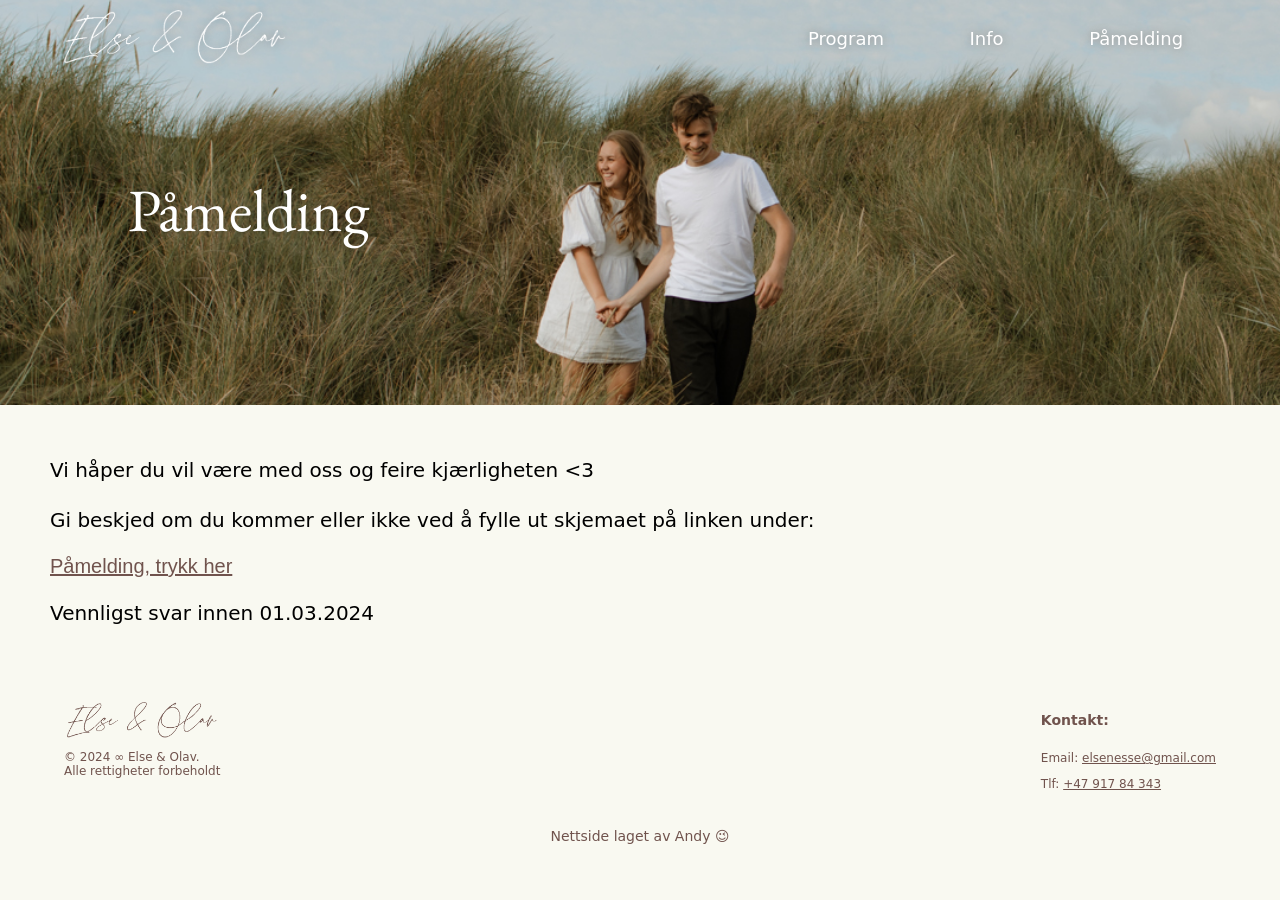
<file: sub/paamelding/paamelding.html>
<!DOCTYPE html>
<html lang="no">
    <head>
        <meta charset="UTF-8">
        <meta name="viewport" content="width=device-width, initial-scale=1">
        <title>Else & Olav - Program</title>
        <link rel="icon" type="image/x-icon" href="https://cdn-icons-png.flaticon.com/512/620/620812.png">
        <link rel="stylesheet" href="style.css">
        <link rel="stylesheet" href="../../css/nav.css">
        <link href='https://fonts.googleapis.com/css?family=EB Garamond' rel='stylesheet'>
        <script src="https://ajax.googleapis.com/ajax/libs/jquery/1.7.1/jquery.min.js" type="text/javascript"></script>
        <script src="../../js/dropdownnav.js"></script>
        <script src="../../js/changeColorNav.js"></script>
    </head>
    <body>
        <header>
            <a class="header-a" href="/"><img class="header-img-black" src="../../img/else og olav svart new.png" alt="Else & Olav"><img class="header-img-white" src="../../img/else og olav hvit new.png" alt="mordi">
                <nav class="dtnav">
                <a href="../../sub/program/program.html" class="dtnav_link">Program</a>
                <a href="../../sub/info/info.html" class="dtnav_link">Info</a>
                <a href="../../sub/paamelding/paamelding.html" class="dtnav_link">Påmelding</a>
            </nav>
            <nav class="ddnav">
                <button type="button" class="ddnav_close">&times;</button>
                <a href="../../sub/program/program.html" class="ddnav_link">Program</a>
                <a href="../../sub/info/info.html" class="ddnav_link">Info</a>
                <a href="../../sub/paamelding/paamelding.html" class="ddnav_link">Påmelding</a>
            </nav>
            <button id="ddnav_openbtn" onclick="openNav()">&equiv;</button>
        </header>
        <main>
            <section class="title">
                <div class="title-header">
                    <h1 class="title-h1">Påmelding</h1>
                </div>
            </section>
            <section class="paamelding">
                <article>
                    <p>Vi håper du vil være med oss og feire kjærligheten <3</p>
                    <p>Gi beskjed om du kommer eller ikke ved å fylle ut skjemaet på linken under:</p>
                    <a href="https://forms.gle/X1a51tcKTLvdN3Jk7">Påmelding, trykk her</a>
                    <p>Vennligst svar innen 01.03.2024</p>
                </article>
        </main>
        <footer>
            <section class="footer-content">
                <section class="copyright">
                    <img class="footer-title" src="..\..\img\else og olav brun new.png" alt="Else & Olav">
                    <p>© 2024 &#8734; Else & Olav.<br>Alle rettigheter forbeholdt</p>
                </section>
                <section class="contact">
                    <h5>Kontakt:</h5>
                    <p>Email: <a href="elsenesse@gmail.com">elsenesse@gmail.com</a></p>
                    <p>Tlf: <a href="tel:+4791784343">+47 917 84 343</a></p>
                </section>
            </section>
            <p>Nettside laget av Andy &#128521;</p>
        </footer>
    </body>
</html>
</file>
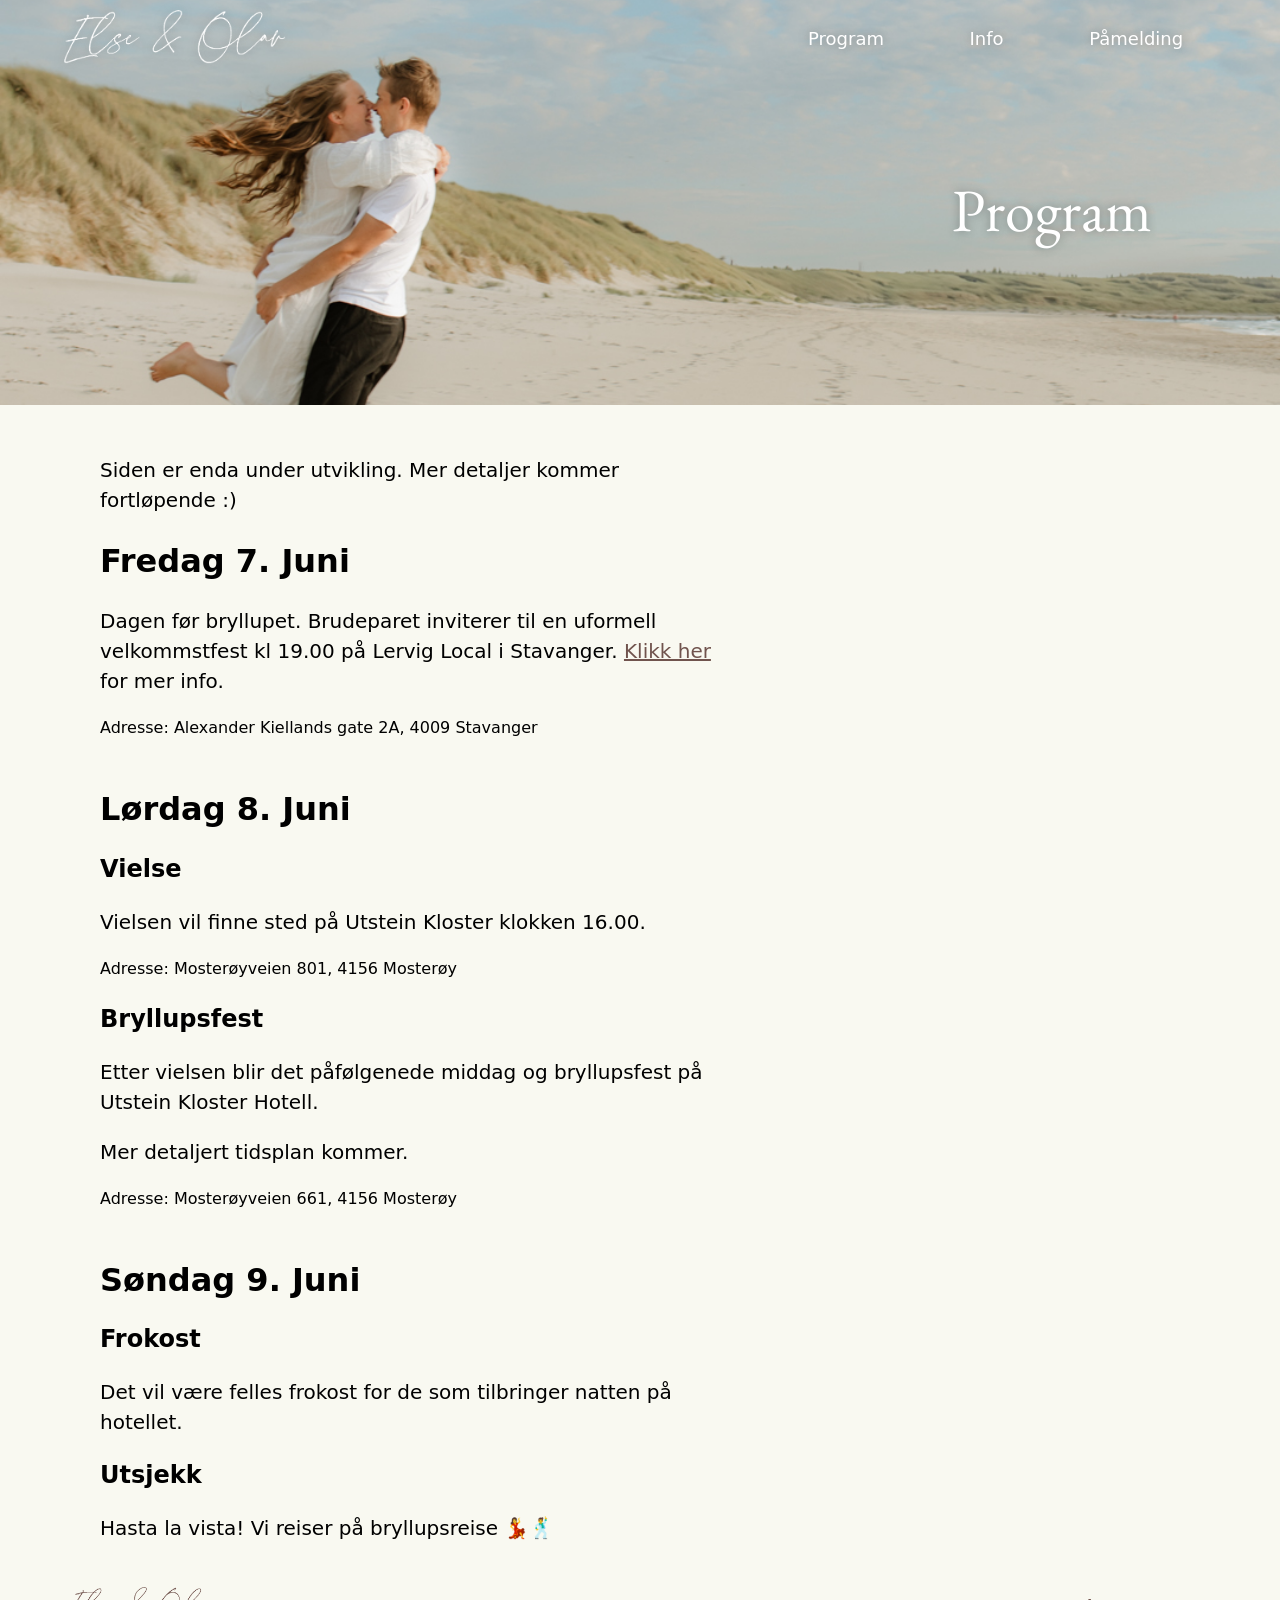
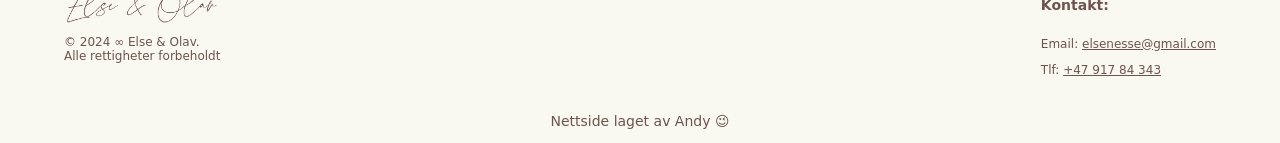
<file: sub/program/program.html>
<!DOCTYPE html>
<html lang="no">
    <head>
        <meta charset="UTF-8">
        <meta name="viewport" content="width=device-width, initial-scale=1">
        <title>Else & Olav - Program</title>
        <link rel="icon" type="image/x-icon" href="https://cdn-icons-png.flaticon.com/512/620/620812.png">
        <link rel="stylesheet" href="style.css">
        <link rel="stylesheet" href="../../css/nav.css">
        <link href='https://fonts.googleapis.com/css?family=EB Garamond' rel='stylesheet'>
        <script src="https://ajax.googleapis.com/ajax/libs/jquery/1.7.1/jquery.min.js" type="text/javascript"></script>
        <script src="../../js/dropdownnav.js"></script>
        <script src="../../js/changeColorNav.js"></script>
    </head>
    <body>
        <header>
            <a class="header-a" href="/"><img class="header-img-black" src="..\..\img\else og olav svart new.png" alt="Else & Olav"><img class="header-img-white" src="..\..\img\else og olav hvit new.png" alt="mordi">
            <nav class="dtnav">
                <a href="../../sub/program/" class="dtnav_link">Program</a>
                <a href="../../sub/info/" class="dtnav_link">Info</a>
                <a href="../../sub/paamelding/" class="dtnav_link">Påmelding</a>
            </nav>
            <nav class="ddnav">
                <button type="button" class="ddnav_close">&times;</button>
                <a href="../../sub/program/" class="ddnav_link">Program</a>
                <a href="../../sub/info/" class="ddnav_link">Info</a>
                <a href="../../sub/paamelding/" class="ddnav_link">Påmelding</a>
            </nav>
            <button id="ddnav_openbtn" onclick="openNav()">&equiv;</button>
        </header>
        <main>
            <section class="title">
                <div class="title-header">
                    <h1 class="title-h1">Program</h1>
                </div>
            </section>
            <section class="program">
                <article>
                    <p>Siden er enda under utvikling. Mer detaljer kommer fortløpende :)</p>
                    <h2>Fredag 7. Juni</h2>
                    <p>Dagen før bryllupet. Brudeparet inviterer til en uformell velkommstfest kl 19.00 på Lervig Local i Stavanger. <a href="../../sub/info/info.html">Klikk her</a> for mer info.</p>
                    <p class="adress">Adresse: Alexander Kiellands gate 2A, 4009 Stavanger</p>
                </article>
                <article>
                    <h2>Lørdag 8. Juni</h2>
                    <h3>Vielse</h3>
                    <p>Vielsen vil finne sted på Utstein Kloster klokken 16.00.</p>
                    <p class="adress">Adresse: Mosterøyveien 801, 4156 Mosterøy</p>
                    <h3>Bryllupsfest</h3>
                    <p>Etter vielsen blir det påfølgenede middag og bryllupsfest på Utstein Kloster Hotell.</p>
                    <p>Mer detaljert tidsplan kommer.</p>
                    <p class="adress">Adresse: Mosterøyveien 661, 4156 Mosterøy</p>
                </article>
                <article>
                    <h2>Søndag 9. Juni</h2>
                    <h3>Frokost</h3>
                    <p>Det vil være felles frokost for de som tilbringer natten på hotellet.</p>
                    <h3>Utsjekk</h3>
                    <p>Hasta la vista! Vi reiser på bryllupsreise &#128131;&#128378;</p>
                </article>
            </section>
        </main>
        <footer>
            <section class="footer-content">
                <section class="copyright">
                    <img class="footer-title" src="..\..\img\else og olav brun new.png" alt="Else & Olav">
                    <p>© 2024 &#8734; Else & Olav.<br>Alle rettigheter forbeholdt</p>
                </section>
                <section class="contact">
                    <h5>Kontakt:</h5>
                    <p>Email: <a href="elsenesse@gmail.com">elsenesse@gmail.com</a></p>
                    <p>Tlf: <a href="tel:+4791784343">+47 917 84 343</a></p>
                </section>
            </section>
            <p>Nettside laget av Andy &#128521;</p>
        </footer>
    </body>
</html>
</file>
<file: style.css>
@media only screen and (max-width: 800px) {
    .title{
        background-image: url("img/806A6481.jpg") !important;
        background-position: 50% 20% !important;
    }
}

@media only screen and (max-width: 650px) {
    .title-header {
        top:auto !important;
        left: auto !important;
        bottom: 10% !important;
        right: 10% !important;
    }
}

*, *::before, *::after {
    box-sizing: border-box;
}
:root{
    --bgcolor: rgb(249, 249, 241);
    --textcolormain: #000000;
    --textcolorinverse: #ffffff;
    --primary-brown: rgb(112, 83, 77);
}

html, body, header, .title {
    width: 100%;
    max-width: 100%;
}
html, body {
    overflow-x: hidden;
}
html{
    overflow-x: hidden;
    background-color: var(--bgcolor);
}
body{
    font-family: 'Inter', system-ui, -apple-system, 'Segoe UI', Roboto, 'Helvetica Neue', Arial, sans-serif;
    margin: 0;
    color: black;
    max-width: 100%;
    white-space: normal;
}
.title, .title-h1, h1{
    font-family: 'EB Garamond', serif;
}
.title{
    height: 100vh;
    background-image: url("img/806A6060.jpg");
    background-size: cover;
    background-repeat: no-repeat;
    margin-top: 0;
    padding-bottom: 0;
    background-position: center;
    position: relative;
}


.title-info{
    font-family: 'EB Garamond', serif;
    text-align: left;
    font-size:32px;
}
--------------------

.title-opacity-layer{
    position: absolute;
    top: 0;
    left: 0;
    width: 100%;
    height: 100%;
    background-image: linear-gradient(rgba(255,255,255,0) 50%, rgba(249,249,241,1) 100%);
}

.title-header {
    position: absolute;
    top: 28%;
    left: 10%;
    right: 10%;
    width: 80%;
    color: var(--textcolorinverse);
    z-index: 2;
    text-shadow: 0px 0px 10px rgba(0,0,0,0.3);
}
.title-h1{
    text-align: left;
    font-size: 60px;
    margin-bottom: 0;
    font-weight: 100;
    font-family: 'EB Garamond', serif;
}


.title, .title-h1, h1{
    font-family: 'EB Garamond', serif;
}

.ex-section{
    margin-top: 20px;
}
.ex-article{
    margin: 0 15%;
    display: grid;
    grid-template-columns: 60% auto;
    grid-template-rows: auto auto auto;
    gap: 0 50px;

}
.ex-h3{
    grid-row:1;
    grid-column-start: 1;
    grid-column-end: 3;
    justify-self: center;
}
.ex-content1{
    grid-row: 2;
    grid-column-start: 1;
    grid-column-end: 2;

}
.ex-img{
    grid-row: 2;
    grid-column-start: 2;
    grid-column-end: 3;
    width: 100%;
}
.ex-content2{
    grid-column: 3;
    grid-column-start: 1;
    grid-column-end: 3;
}
footer{
    height: 180px;
    color: rgb(112, 83, 77);
    display: flex;
    flex-direction: column;
    justify-content: space-around;
}
.footer-content{
    margin: 0 5% 0 5%;
    height: 150px;
    display: flex;
    flex-direction: row;
    align-items: center;
    font-size: 12px;
    justify-content: space-between;
}
.footer-title{
    width: 150px;
}
.copyright{
    display: flex;
    flex-direction: column;
    align-items: center;
    justify-content: center;
    align-items: center;
}
.contact > p > a{
    color: rgb(112, 83, 77);
}
.contact > h5{
    font-size: 14px;
}
footer > p{
    text-align: center;
    font-size: 14px;
}
</file>
<file: css/nav.css>
@media only screen and (max-width: 800px) {
    #ddnav_openbtn{
        visibility: visible !important;
    }
    .dtnav{
        visibility: hidden !important;
        width: 0;
    }
    
}

header{
    position: fixed;
    top: 0;
    background-color: transparent;
    display: flex;
    flex-direction: row;
    justify-content: space-between;
    align-items: center;
    border-bottom: 3px rgba(255, 192, 203, 0) solid;
    height: 80px;
    z-index: 6;
    transition: 300ms all;
    color: #ffffff;
}
.header-a{
    margin: 20px 0 0 5%;
    height: 100%;
    width: 25%;
}
.header-img-white{
    height: 70%;
    filter: drop-shadow(0px 0px 5px rgba(123, 121, 121, 0.8));
}
.header-img-black{
    height: 70%;
    display: none;
}
.changeColorNav > .header-a > .header-img-black{
    display: inline-block;
    
}
.changeColorNav > .header-a > .header-img-white{
    display: none;
}
.changeColorNav > #ddnav_openbtn{
    color: black;
    filter: none;
}

.changeColorNav{
    background-color: rgb(249, 249, 241, 0.7);

}
.changeColorNav > .dtnav > a{
    color: black;
}
.changeColorNav > .dtnav > .ddnav_openbtn{
    filter: none;
}
#ddnav_openbtn{
    visibility: hidden;
    position: absolute;
    top: -5px;
    right: 15px;
    font-size: 50px;
    font-family: inherit;
    outline: none;
    background: none;
    border: none;
    border-radius: 50%;
    color: var(--textcolorinverse);
    -webkit-user-select: none;
    -moz-user-select: none;
    -ms-user-select: none;
    user-select: none;
    cursor: pointer;
    filter: drop-shadow(0px 0px 5px rgba(123, 121, 121, 0.8));
}
.dtnav{
    visibility: visible;
}

.ddnav{
    position: fixed;
    z-index: 100;
    top: 0;
    left: 0;
    width: 100%;
    height: 100%;
    background: rgba(0,0,0,0.85);
    display: flex;
    flex-direction: column;
    align-items: center;
    justify-content: center;
    visibility: hidden;
    transform: scale(0);
    opacity: 0;
    -webkit-transition: transform 200ms ease-out, opacity 200ms ease-out;
    -ms-transition: transform 200ms ease-out, opacity 200ms ease-out;
    transition: transform 200ms ease-out, opacity 200ms ease-out;
}

.ddnav--open{
    visibility: visible;
    transform: scale(1);
    opacity: 1;
}

.ddnav_close{
    position: absolute;
    top: 15px;
    right: 15px;
    font-size: 50px;
    font-family: inherit;
    width: 1.25em;
    height: 1.25em;
    outline: none;
    background: none;
    border: none;
    border-radius: 50%;
    color: white;
    -webkit-user-select: none;
    -moz-user-select: none;
    -ms-user-select: none;
    user-select: none;
    cursor: pointer;
    -webkit-transition: background-color 100ms linear;
    -ms-transition: background-color 100ms linear;
    transition: background-color 100ms linear;
}

.ddnav_link:active,
.ddnav_link:hover{
    background-color: rgba(255,255,255,0.1);
    -webkit-tap-highlight-color: transparent;   
}
.ddnav_close:active,
.ddnav_close:hover{
    background-color: rgba(255,255,255,0.1);
    -webkit-tap-highlight-color: transparent;   

}

.ddnav_link{
    line-height: 2;
    text-decoration: none;
    color: white;
    font-size: 30px;
    padding: 0 20px;
    background-color: none;
    -webkit-transition: background-color 100ms linear;
    -ms-transition: background-color 100ms linear;
    transition: background-color 100ms linear;
    border-radius: 5px;
}

.dtnav{
    display: flex;
    flex-direction: row;
    justify-content: space-between;
    width: 60%;
    
}
.dtnav_link:last-child{
    margin-right: 10%;
}
.dtnav_link{
    
    text-decoration: none;
    color: var(--textcolorinverse);
    font-family: inherit;
    padding: 10px 20px;
    font-size: 18px;
    background-color: none;
    -webkit-transition: background-color 100ms linear;
    -ms-transition: background-color 100ms linear;
    transition: background-color 100ms linear;
    border-radius: 5px;
    filter: drop-shadow(0px 0px 5px rgba(123, 121, 121, 0.8));

}
.dtnav_link:active,
.dtnav_link:hover{
    background-color: rgba(0,0,0,0.1);
    -webkit-tap-highlight-color: transparent;   

}
</file>
<file: sub/galleri/style.css>
*, *::before, *::after {
    box-sizing: border-box;
}
:root{
    --bgcolor: rgb(249, 249, 241);
    --textcolormain: #000000;
    --textcolorinverse: #ffffff;
    --primary-brown: rgb(112, 83, 77);
}

html, body, header, .title {
    width: 100%;
    max-width: 100%;
}
html, body {
    overflow-x: hidden;
}
html{
    overflow-x: hidden;
    background-color: var(--bgcolor);
}
body{
    font-family: 'Inter', system-ui, -apple-system, 'Segoe UI', Roboto, 'Helvetica Neue', Arial, sans-serif;
    margin: 0;
    color: black;
    max-width: 100%;
    white-space: normal;
}

.title{
    margin-top: 0;
    padding-bottom: 0;
    height: 65vh;
    background-image: url("../../img/806A5745.jpg");
    background-size: cover;
    background-position: 0 3%;
    background-repeat: no-repeat;
    position: relative;
}
.title-opacity-layer{
    position: absolute;
    top: 0;
    left: 0;
    width: 100%;
    height: 100%;
    background-image: linear-gradient(rgba(255,255,255,0) 50%, rgba(249,249,241,1) 100%);
}

.title-header {
    position: absolute;
    top: 30%;
    left: 10%;
    right: 10%;
    width: 80%;
    color: var(--textcolorinverse);
    z-index: 2;
    text-shadow: 0px 0px 10px rgba(0,0,0,0.3);
}
.title-h1{
    text-align: left;
    font-size: 60px;
    margin-bottom: 0;
    font-weight: 100;
    font-family: 'EB Garamond', serif;
}

.title, .title-h1, h1{
    font-family: 'EB Garamond', serif;
}

.credits{
    padding: 20px 5% 0 5%;
    border-top: 1px solid #ddd;
    font-size: 16px;
    color: var(--textcolormain);
    border: none;
}
.credits .container{
    max-width: 100%;
    margin: auto;
    
}
.credits p{
    margin: 10px 0 10px 0;
    text-wrap: wrap;
}
.credits a{
    color: var(--primary-brown);
    text-decoration: none;
    text-wrap: wrap;
}

.content {
    padding: 35px 5%;
    min-height: 50vh;
}

.gallery-grid {
    display: grid;
    grid-template-columns: repeat(auto-fill, minmax(300px, 1fr)); 
    gap: 20px;
    width: 100%;
}

.gallery-item {
    position: relative;
    width: 100%;
    height: 300px;
    overflow: hidden;
    cursor: pointer;
    border-radius: 4px;
    box-shadow: 0 4px 8px rgba(0,0,0,0.1);
    transition: transform 0.3s ease;
}

.gallery-item:hover {
    transform: scale(1.02);
    box-shadow: 0 8px 16px rgba(0,0,0,0.2);
}

.gallery-img {
    width: 100%;
    height: 100%;
    object-fit: cover;
    transition: transform 0.5s ease;
}

.gallery-item:hover .gallery-img {
    transform: scale(1.1);
}

.modal {
    display: none;
    position: fixed;
    z-index: 1000;
    padding-top: 0;
    left: 0;
    top: 0;
    width: 100%;
    height: 100%;
    overflow: auto;
    background-color: rgba(0, 0, 0, 0.95);
}

.modal-content {
    position: relative;
    margin: auto;
    padding: 0;
    width: 100%;
    height: 100%;
    display: flex;
    justify-content: center;
    align-items: center;
}

.modal-main-img {
    max-width: 90vw;
    max-height: 90vh;
    object-fit: contain;
    border-radius: 2px;
    box-shadow: 0 0 20px rgba(0,0,0,0.8);
}

.close {
    color: white;
    position: absolute;
    top: 20px;
    right: 35px;
    font-size: 60px;
    font-weight: 100;
    transition: 0.3s;
    z-index: 1001;
    line-height: 0.6;
    cursor: pointer;
}

.close:hover,
.close:focus {
    color: #bbb;
    text-decoration: none;
    cursor: pointer;
}

.mySlides {
    display: none;
    width: 100%;
    height: 100%;
    justify-content: center;
    align-items: center;
}

.prev,
.next {
    cursor: pointer;
    position: absolute;
    top: 50%;
    width: auto;
    padding: 16px;
    margin-top: -50px;
    color: white;
    font-weight: bold;
    font-size: 40px;
    transition: 0.6s ease;
    border-radius: 0 3px 3px 0;
    user-select: none;
    -webkit-user-select: none;
    background-color: rgba(0,0,0,0.2);
}

.next {
    right: 0;
    border-radius: 3px 0 0 3px;
}

.prev {
    left: 0;
    border-radius: 3px 0 0 3px;
}

.prev:hover,
.next:hover {
    background-color: rgba(0, 0, 0, 0.8);
}

.numbertext {
    color: #f2f2f2;
    font-size: 14px;
    padding: 8px 12px;
    position: absolute;
    top: 10px;
    left: 10px;
    font-family: sans-serif;
}

footer{
    height: 180px;
    color: var(--primary-brown);
    display: flex;
    flex-direction: column;
    justify-content: space-around;
    background-color: var(--bgcolor);
}
.footer-content{
    margin: 0 5% 0 5%;
    height: 150px;
    display: flex;
    flex-direction: row;
    align-items: center;
    font-size: 12px;
    justify-content: space-between;
}
.footer-title{
    width: 150px;
}
.copyright{
    display: flex;
    flex-direction: column;
    justify-content: center;
    align-items: center;
}
.contact > p > a{
    color: var(--primary-brown);
    text-decoration: none;
}
.contact > h5{
    font-size: 14px;
    margin-bottom: 5px;
}
footer > p{
    text-align: center;
    font-size: 14px;
}

@media only screen and (max-width: 1024px) {
        .title{
        background-image: url("../../img/806A5745.jpg") !important;
        height: 45vh;
    }
    .title-header {
        top: 25%;
    }
    .title-h1{
        text-align: center !important;
        font-size: 40px;
    }
    
    .gallery-grid {
        grid-template-columns: repeat(auto-fill, minmax(300px, 1fr));
        gap: 10px;
    }
    
    .prev, .next {
        font-size: 30px;
        padding: 10px;
    }
}


@media only screen and (max-width: 700px) {
    
    .gallery-grid {
        grid-template-columns: repeat(auto-fill, minmax(100%, 1fr));
        gap: 10px;
    }
}
</file>
<file: sub/info/style.css>
@media only screen and (max-width: 800px) {
    .title{
        background-image: url("../../img/806A5712.jpg") !important;
    }
    .title-h1{
        text-align: right !important;
    }
    .program > article{
        width: 80vw !important;
        margin: 50px 50px 50px 50px !important;
    }
}
*, *::before, *::after {
    box-sizing: border-box;
}
:root{
    --bgcolor: rgb(249, 249, 241);
    --textcolormain: #000000;
    --textcolorinverse: #ffffff;
    --primary-brown: rgb(112, 83, 77);
}

html, body, header, .title {
    width: 100%;
    max-width: 100%;
}
html, body {
    overflow-x: hidden;
}
html{
    overflow-x: hidden;
    background-color: var(--bgcolor);
}
body{
    font-family: 'Inter', system-ui, -apple-system, 'Segoe UI', Roboto, 'Helvetica Neue', Arial, sans-serif;
    margin: 0;
    color: black;
    max-width: 100%;
    white-space: normal;
}

/* --- Header og Tittel Seksjon --- */
.title{
    margin-top: 0;
    padding-bottom: 0; /* Endret fra 10vh for å minske gap */
    height: 45vh;
    background-image: url("../../img/806A6113.jpg");
    background-size: cover;
    background-position: center;
    background-repeat: no-repeat;
    position: relative;
}
.title-opacity-layer{
    position: absolute;
    top: 0;
    left: 0;
    width: 100%;
    height: 100%;
    background-image: linear-gradient(rgba(255,255,255,0) 50%, rgba(249,249,241,1) 100%);
}

.title-header {
    position: absolute;
    top: 30%;
    left: 10%;
    right: 10%;
    width: 80%;
    color: var(--textcolorinverse);
    z-index: 2;
    text-shadow: 0px 0px 10px rgba(0,0,0,0.3);
}
.title-h1{
    text-align: left;
    font-size: 60px;
    margin-bottom: 0;
    font-weight: 100;
    font-family: 'EB Garamond', serif;
}

.title, .title-h1, h1{
    font-family: 'EB Garamond', serif;
}

.info{
    width: 100vw;
    overflow-x: hidden;
}
/* --- FAQ / Dropdown Styling --- */

/* Container for the whole list */
.faq-section {
    width: 100vw;
    max-width: 800px; /* Limits width for better readability on desktop */
    margin: 50px auto; /* Centers the list */
    padding: 0 20px;
}

/* Individual FAQ Item */
.faq-item {
    border-bottom: 1px solid rgba(112, 83, 77, 0.3); /* Subtle brown line */
    margin-bottom: 0;
}

/* Hide the actual checkbox input */
.faq-item input[type="checkbox"] {
    display: none;
}

/* The Clickable Header (Label) */
.faq-label {
    display: flex;
    justify-content: space-between;
    align-items: center;
    padding: 20px 10px;
    cursor: pointer;
    background-color: transparent;
    transition: background-color 0.3s ease;
}

.faq-label:hover {
    background-color: rgba(112, 83, 77, 0.05); /* Slight hover effect */
}

/* Typography for the label header */
.faq-label h2 {
    margin: 0;
    font-size: 28px;
    font-family: 'EB Garamond', serif;
    color: var(--primary-brown);
}

/* The + Icon */
.faq-icon {
    font-size: 24px;
    color: var(--primary-brown);
    transition: transform 0.3s ease;
}

/* The Content Container (Hidden by default) */
.faq-content {
    max-height: 0;
    overflow: hidden;
    transition: max-height 0.4s ease-out; /* Smooth sliding animation */
}

/* Padding for the text inside (wrapper needed for smooth animation) */
.faq-inner {
    padding: 0 10px 30px 10px;
}

.faq-inner p {
    font-size: 18px;
    line-height: 1.6;
    margin-bottom: 15px;
    color: var(--textcolormain);
}

/* --- THE MAGIC (Interactivity) --- */

/* When checkbox is checked, rotate the icon 45deg (making it an X) */
.faq-item input:checked + .faq-label .faq-icon {
    transform: rotate(45deg); 
}

/* When checkbox is checked, reveal the content */
.faq-item input:checked ~ .faq-content {
    max-height: 1000px; /* Large enough number to fit all content */
}
h2{
    font-size: 32px;
}



footer{
    height: 180px;
    color: rgb(112, 83, 77);
    display: flex;
    flex-direction: column;
    justify-content: space-around;
}
.footer-content{
    margin: 0 5% 0 5%;
    height: 150px;
    display: flex;
    flex-direction: row;
    align-items: center;
    font-size: 12px;
    justify-content: space-between;
}
.footer-title{
    width: 150px;
}
.copyright{
    display: flex;
    flex-direction: column;
    align-items: center;
    justify-content: center;
    align-items: center;
}
.contact > p > a{
    color: rgb(112, 83, 77);
}
.contact > h5{
    font-size: 14px;
}
footer > p{
    text-align: center;
    font-size: 14px;
}
</file>
<file: sub/paamelding/style.css>
@media only screen and (max-width: 800px) {
    .title{
        background-image: url("../../img/806A5390.jpg") !important;
    }
    .title-h1{
        text-align: right !important;
    }
    .program > article{
        width: 80vw !important;
        margin: 50px 50px 50px 50px !important;
    }
}
*, *::before, *::after {
    box-sizing: border-box;
}
:root{
    --bgcolor: rgb(249, 249, 241);
    --textcolormain: #000000;
    --textcolorinverse: #ffffff;
    --primary-brown: rgb(112, 83, 77);
}

html, body, header, .title {
    width: 100%;
    max-width: 100%;
}
html, body {
    overflow-x: hidden;
}
html{
    overflow-x: hidden;
    background-color: var(--bgcolor);
}
body{
    font-family: 'Inter', system-ui, -apple-system, 'Segoe UI', Roboto, 'Helvetica Neue', Arial, sans-serif;
    margin: 0;
    color: black;
    max-width: 100%;
    white-space: normal;
}
/* --- Header og Tittel Seksjon --- */
.title{
    margin-top: 0;
    padding-bottom: 0; /* Endret fra 10vh for å minske gap */
    height: 45vh;
    background-image: url("../../img/806A5298.jpg");
    background-size: cover;
    background-position: 0 45%;
    background-repeat: no-repeat;
    position: relative;
}
.title-opacity-layer{
    position: absolute;
    top: 0;
    left: 0;
    width: 100%;
    height: 100%;
    background-image: linear-gradient(rgba(255,255,255,0) 50%, rgba(249,249,241,1) 100%);
}

.title-header {
    position: absolute;
    top: 30%;
    left: 10%;
    right: 10%;
    width: 80%;
    color: var(--textcolorinverse);
    z-index: 2;
    text-shadow: 0px 0px 10px rgba(0,0,0,0.3);
}
.title-h1{
    text-align: left;
    font-size: 60px;
    margin-bottom: 0;
    font-weight: 100;
    font-family: 'EB Garamond', serif;
}

.title, .title-h1, h1{
    font-family: 'EB Garamond', serif;
}

.paamelding{
    width: 100vw;
    overflow-x: hidden;
}
.paamelding > article{
    margin: 50px;
}
.paamelding > article > p{
    word-wrap: break-word;
    white-space: normal;
    font-size: 20px;
    line-height: 1.5;
}
.paamelding > article > a{
    color: rgb(112, 83, 77);
    font-size: 20px;
    font-family: sans-serif;
}
h2{
    font-size: 32px;
}



footer{
    height: 180px;
    color: rgb(112, 83, 77);
    display: flex;
    flex-direction: column;
    justify-content: space-around;
}
.footer-content{
    margin: 0 5% 0 5%;
    height: 150px;
    display: flex;
    flex-direction: row;
    align-items: center;
    font-size: 12px;
    justify-content: space-between;
}
.footer-title{
    width: 150px;
}
.copyright{
    display: flex;
    flex-direction: column;
    align-items: center;
    justify-content: center;
    align-items: center;
}
.contact > p > a{
    color: rgb(112, 83, 77);
}
.contact > h5{
    font-size: 14px;
}
footer > p{
    text-align: center;
    font-size: 14px;
}
</file>
<file: sub/program/style.css>
@media only screen and (max-width: 800px) {
    .title{
        background-image: url("../../img/806A6032.jpg") !important;
        background-position: center !important;
    }
    .title-h1{
        text-align: right !important;
    }
    .program > article{
        width: 80vw !important;
        margin: 50px 50px 50px 50px !important;
    }
}
*, *::before, *::after {
    box-sizing: border-box;
}
:root{
    --bgcolor: rgb(249, 249, 241);
    --textcolormain: #000000;
    --textcolorinverse: #ffffff;
    --primary-brown: rgb(112, 83, 77);
}

html, body, header, .title {
    width: 100%;
    max-width: 100%;
}
html, body {
    overflow-x: hidden;
}
html{
    overflow-x: hidden;
    background-color: var(--bgcolor);
}
body{
    font-family: 'Inter', system-ui, -apple-system, 'Segoe UI', Roboto, 'Helvetica Neue', Arial, sans-serif;
    margin: 0;
    color: black;
    max-width: 100%;
    white-space: normal;
}

/* --- Header og Tittel Seksjon --- */
.title{
    margin-top: 0;
    padding-bottom: 0; /* Endret fra 10vh for å minske gap */
    height: 45vh;
    background-image: url("../../img/806A5922.jpg");
    background-size: cover;
    background-position: 0% 40%;
    background-repeat: no-repeat;
    position: relative;
}
.title-opacity-layer{
    position: absolute;
    top: 0;
    left: 0;
    width: 100%;
    height: 100%;
    background-image: linear-gradient(rgba(255,255,255,0) 50%, rgba(249,249,241,1) 100%);
}

.title-header {
    position: absolute;
    top: 30%;
    left: 10%;
    right: 10%;
    width: 80%;
    color: var(--textcolorinverse);
    z-index: 2;
    text-shadow: 0px 0px 10px rgba(0,0,0,0.3);
}
.title-h1{
    text-align: right;
    font-size: 60px;
    margin-bottom: 0;
    font-weight: 100;
    font-family: 'EB Garamond', serif;
}


.title, .title-h1, h1{
    font-family: 'EB Garamond', serif;
}

.program{
    width: 100vw;
    overflow-x: hidden;
}
.program > article{
    width: 50vw;
    margin: 50px auto auto 100px;
}
.program > article > p{
    font-size: 20px;
    word-wrap: break-word;
    white-space: normal;
    line-height: 1.5;

}
.program > article > p > a{
    color: rgb(112, 83, 77);
}
.adress{
    font-size: 16px !important;
}
h2{
    font-size: 32px;
}
h3{
    font-size: 24px;
}





footer{
    height: 180px;
    color: rgb(112, 83, 77);
    display: flex;
    flex-direction: column;
    justify-content: space-around;
}
.footer-content{
    margin: 0 5% 0 5%;
    height: 150px;
    display: flex;
    flex-direction: row;
    align-items: center;
    font-size: 12px;
    justify-content: space-between;
}
.footer-title{
    width: 150px;
}
.copyright{
    display: flex;
    flex-direction: column;
    align-items: center;
    justify-content: center;
    align-items: center;
}
.contact > p > a{
    color: rgb(112, 83, 77);
}
.contact > h5{
    font-size: 14px;
}
footer > p{
    text-align: center;
    font-size: 14px;
}
.title, .title-h1, h1{
    font-family: 'EB Garamond', serif;
}
</file>
